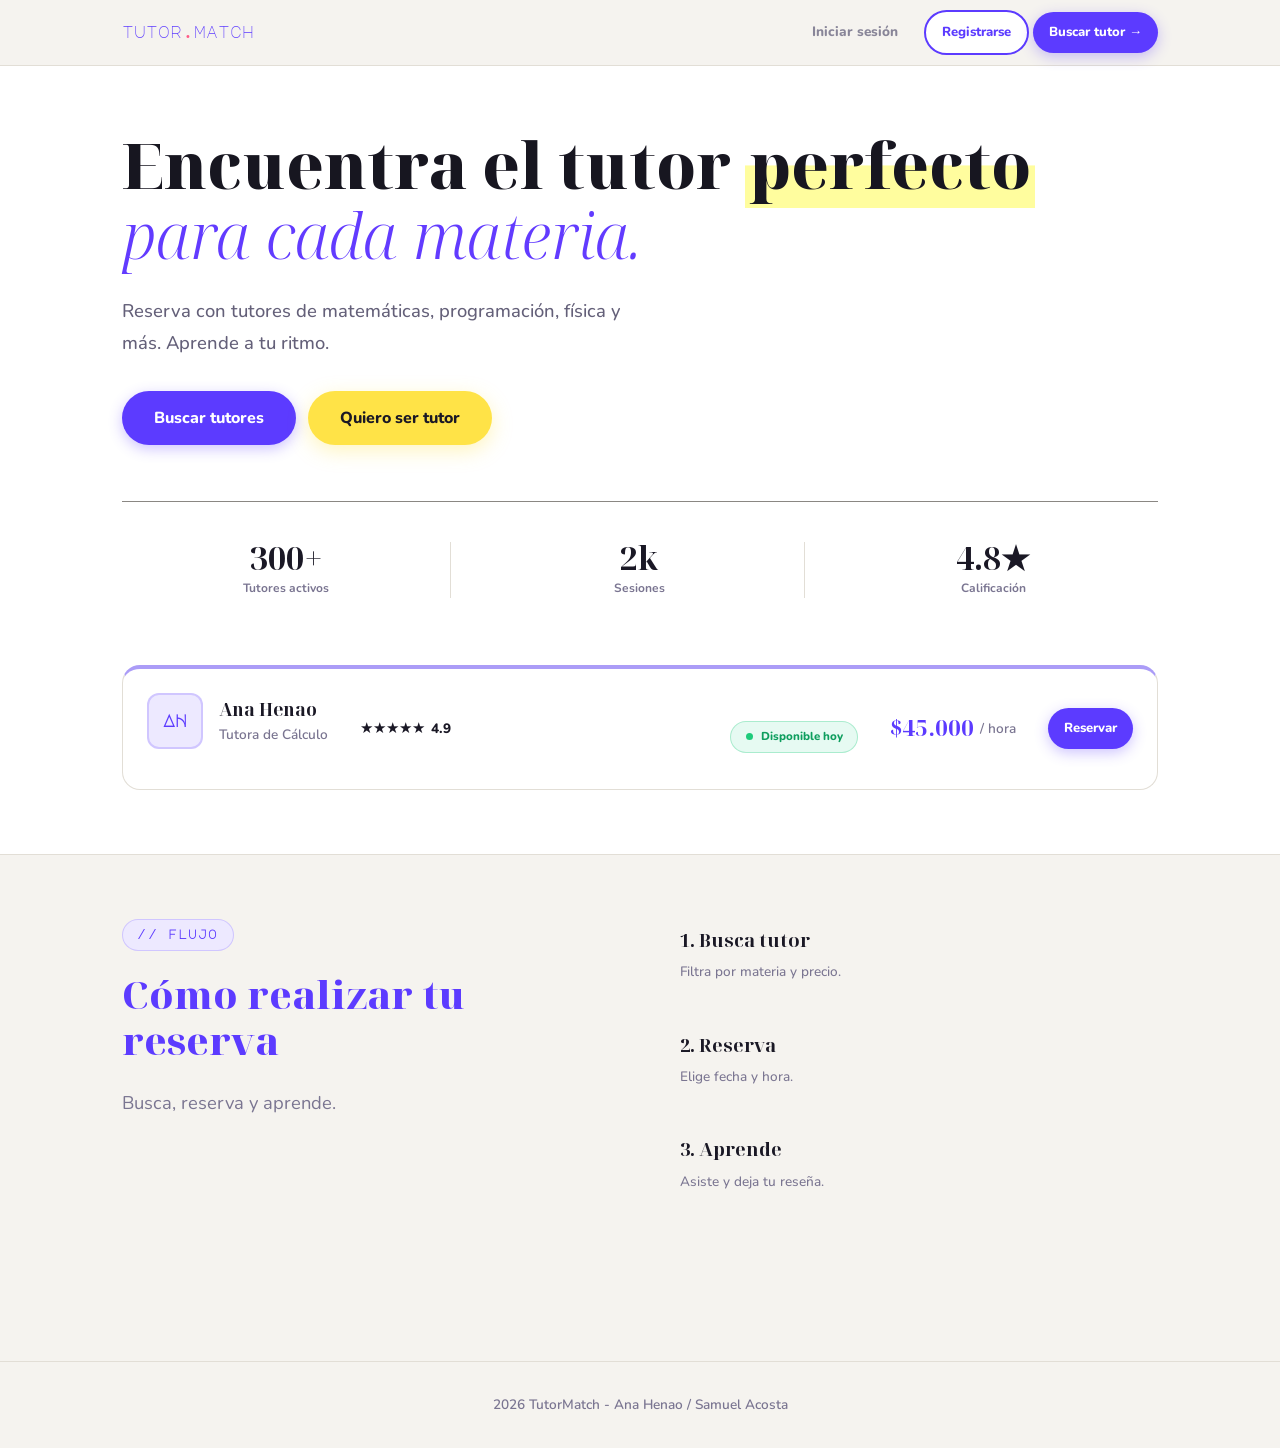
<file: index.html>
<!DOCTYPE html>
<html lang="es">
<head>

  <meta charset="UTF-8" />
  <meta name="viewport" content="width=device-width, initial-scale=1.0" />

  <title>TutorMatch — Encuentra tu tutor ideal</title>

  <link rel="preconnect" href="https://fonts.googleapis.com" />
  <link rel="preconnect" href="https://fonts.gstatic.com" crossorigin />

  <link
    href="https://fonts.googleapis.com/css2?family=Major+Mono+Display&family=Noto+Serif+Display:ital,wght@0,100..900;1,100..900&family=Nunito:ital,wght@0,200..1000;1,200..1000&display=swap"
    rel="stylesheet"
  />

  <link rel="stylesheet" href="StyleSheet.css" />

  <style>

    #vistaVisitante,
    #vistaEstudiante,
    #vistaTutor {
      display: none;
    }

    .fila-precio-boton {
      display: flex;
      align-items: center;
      justify-content: space-between;
    }

    .encabezado-tarjeta {
      display: flex;
      align-items: center;
      gap: 1rem;
      margin-bottom: 1rem;
    }

    .seccion-hero {
      background-color: var(--color-blanco);
      border-bottom: 1.5px solid var(--color-borde);
      padding: 4rem 0;
      width: 100%;
    }

    .titulo-hero {
      font-size: clamp(2.5rem, 5vw, 4.5rem);
    }

    .bloque-tarjeta-hero {
      margin-top: 2.5rem;
    }

    .bloque-tarjeta-hero .tarjeta {
      width: 100%;
    }

    .interior-tarjeta-franja {
      display: grid;
      grid-template-columns: auto 1fr auto auto;
      align-items: center;
      gap: 2rem;
    }

    .panel-dashboard {
      background: white;
      border: 1.5px solid var(--color-borde);
      border-radius: 20px;
      padding: 2rem;
      margin-top: 2rem;
    }

    .acciones-dashboard {
      display: grid;
      grid-template-columns: repeat(2, 1fr);
      gap: 1rem;
      margin-top: 1.5rem;
    }

    .tarjeta-dashboard {
      background: var(--color-fondo);
      border: 1px solid var(--color-borde);
      border-radius: 16px;
      padding: 1.5rem;
      text-decoration: none;
      color: inherit;
      transition: 0.2s;
    }

    .tarjeta-dashboard:hover {
      transform: translateY(-3px);
      border-color: var(--color-morado);
    }

    .titulo-dashboard {
      font-size: 1.1rem;
      font-weight: 800;
      margin-bottom: 0.5rem;
    }

    @media (max-width: 768px) {

      .interior-tarjeta-franja {
        grid-template-columns: 1fr;
        gap: 1rem;
      }

      .acciones-dashboard {
        grid-template-columns: 1fr;
      }

    }

  </style>

</head>

<body>

  <!-- NAVBAR -->
  <nav class="barra-nav">

    <div class="contenedor">

      <a href="index.html" class="logo-nav">
        tutor<span class="punto-logo">.</span>match
      </a>

      <div class="botones-nav">

        <!-- VISITANTE -->
        <span id="navVisitante">

          <a
            href="pages/login.html"
            class="boton boton-transparente solo-escritorio"
          >
            Iniciar sesión
          </a>

          <a
            href="pages/registrarse.html"
            class="boton boton-borde boton-chico"
          >
            Registrarse
          </a>

          <a
            href="pages/search.html"
            class="boton boton-morado boton-chico"
          >
            Buscar tutor →
          </a>

        </span>

        <!-- ESTUDIANTE -->
        <span id="navEstudiante" style="display:none;">

          <a
            href="pages/search.html"
            class="boton boton-morado boton-chico"
          >
            Buscar tutor →
          </a>

          <a
            href="pages/my-bookings.html"
            class="boton boton-borde boton-chico"
          >
            Mis reservas
          </a>

          <button
            id="navLogoutEst"
            class="boton boton-transparente boton-chico"
          >
            Cerrar sesión
          </button>

        </span>

        <!-- TUTOR -->
        <span id="navTutor" style="display:none;">

          <a
            href="pages/tutor-profile.html"
            class="boton boton-morado boton-chico"
          >
            Mi perfil
          </a>

          <a
            href="pages/my-bookings.html"
            class="boton boton-borde boton-chico"
          >
            Solicitudes
          </a>

          <button
            id="navLogoutTutor"
            class="boton boton-transparente boton-chico"
          >
            Cerrar sesión
          </button>

        </span>

      </div>

    </div>

  </nav>

  <!-- ========================================================= -->
  <!-- VISITANTE -->
  <!-- ========================================================= -->

  <div id="vistaVisitante">

    <section class="seccion-hero">

      <div class="contenedor">

        <h1 class="titulo-hero">
          Encuentra el tutor
          <span class="texto-marcado"> perfecto </span>
          <br />
          <span class="texto-cursiva"> para cada materia.</span>
        </h1>

        <p class="subtitulo-hero">
          Reserva con tutores de matemáticas, programación,
          física y más. Aprende a tu ritmo.
        </p>

        <div class="fila-acciones">

          <a
            href="pages/search.html"
            class="boton boton-morado boton-grande"
          >
            Buscar tutores
          </a>

          <a
            href="pages/registrarse.html"
            class="boton boton-amarillo boton-grande"
          >
            Quiero ser tutor
          </a>

        </div>

        <div class="fila-estadisticas">

          <div class="item-estadistica">
            <div class="numero-estadistica">300+</div>
            <div class="etiqueta-estadistica">
              Tutores activos
            </div>
          </div>

          <div class="item-estadistica">
            <div class="numero-estadistica">2k</div>
            <div class="etiqueta-estadistica">
              Sesiones
            </div>
          </div>

          <div class="item-estadistica">
            <div class="numero-estadistica">4.8★</div>
            <div class="etiqueta-estadistica">
              Calificación
            </div>
          </div>

        </div>

        <br />

        <div class="bloque-tarjeta-hero">

          <div class="tarjeta tarjeta-con-franja">

            <div class="interior-tarjeta-franja">

              <div class="encabezado-tarjeta">

                <div class="iniciales-tutor iniciales-grandes">
                  AH
                </div>

                <div>
                  <div class="nombre-tutor">
                    Ana Henao
                  </div>

                  <div class="materia-tutor">
                    Tutora de Cálculo
                  </div>
                </div>

              </div>

              <div class="fila-calificacion">

                <span class="estrellas">
                  ★★★★★
                </span>

                <span class="numero-calificacion">
                  4.9
                </span>

              </div>

              <div class="pastilla-disponible">

                <div class="punto-verde"></div>

                Disponible hoy

              </div>

              <div class="fila-precio-boton">

                <div class="precio-tarjeta">
                  $45.000
                  <span class="unidad-precio">
                    / hora
                  </span>
                </div>

                <a
                  href="pages/booking-request.html"
                  class="boton boton-morado boton-chico"
                >
                  Reservar
                </a>

              </div>

            </div>

          </div>

        </div>

      </div>

    </section>

    <!-- PASOS -->

    <section class="seccion">

      <div class="contenedor">

        <div class="cuadricula-2" style="gap:5rem;">

          <div>

            <span class="etiqueta-seccion">
              // flujo
            </span>

            <h2 class="titulo-seccion">
              Cómo realizar tu reserva
            </h2>

            <p class="descripcion-seccion">
              Busca, reserva y aprende.
            </p>

          </div>

          <div class="lista-pasos">

            <div class="fila-paso">

              <div class="contenido-paso">
                <div class="titulo-paso">
                  1. Busca tutor
                </div>

                <p class="descripcion-paso">
                  Filtra por materia y precio.
                </p>
              </div>

            </div>

            <div class="fila-paso">

              <div class="contenido-paso">
                <div class="titulo-paso">
                  2. Reserva
                </div>

                <p class="descripcion-paso">
                  Elige fecha y hora.
                </p>

              </div>

            </div>

            <div class="fila-paso">

              <div class="contenido-paso">

                <div class="titulo-paso">
                  3. Aprende
                </div>

                <p class="descripcion-paso">
                  Asiste y deja tu reseña.
                </p>

              </div>

            </div>

          </div>

        </div>

      </div>

    </section>

  </div>

  <!-- ========================================================= -->
  <!-- ESTUDIANTE -->
  <!-- ========================================================= -->

  <div id="vistaEstudiante">

    <section class="seccion-hero">

      <div class="contenedor">

        <h1 class="titulo-hero">

          Bienvenido
          <span
            class="texto-marcado"
            id="heroNombreEst"
          >
          </span>

          👋

        </h1>

        <p class="subtitulo-hero">
          ¿Qué quieres aprender hoy?
        </p>

        <div class="panel-dashboard">

          <h2>
            Panel del estudiante
          </h2>

          <div class="acciones-dashboard">

            <a
              href="pages/search.html"
              class="tarjeta-dashboard"
            >

              <div class="titulo-dashboard">
                🔍 Buscar tutor
              </div>

              <p>
                Encuentra tutores por materia.
              </p>

            </a>

            <a
              href="pages/my-bookings.html"
              class="tarjeta-dashboard"
            >

              <div class="titulo-dashboard">
                📅 Mis reservas
              </div>

              <p>
                Revisa tus sesiones.
              </p>

            </a>

            <a
              href="pages/chat.html"
              class="tarjeta-dashboard"
            >

              <div class="titulo-dashboard">
                💬 Chats
              </div>

              <p>
                Habla con tus tutores.
              </p>

            </a>

            <a
              href="pages/search.html"
              class="tarjeta-dashboard"
            >

              <div class="titulo-dashboard">
                ⭐ Tutores recomendados
              </div>

              <p>
                Descubre nuevos tutores.
              </p>

            </a>

          </div>

        </div>

      </div>

    </section>

  </div>

  <!-- ========================================================= -->
  <!-- TUTOR -->
  <!-- ========================================================= -->

  <div id="vistaTutor">

    <section class="seccion-hero">

      <div class="contenedor">

        <h1 class="titulo-hero">

          Panel del tutor
          <span
            class="texto-marcado"
            id="heroNombreTutor"
          >
          </span>

        </h1>

        <p class="subtitulo-hero">
          Administra tus estudiantes y sesiones.
        </p>

        <div class="panel-dashboard">

          <h2>
            Dashboard tutor
          </h2>

          <div class="acciones-dashboard">

            <a
              href="pages/tutor-profile.html"
              class="tarjeta-dashboard"
            >

              <div class="titulo-dashboard">
                ✏️ Mi perfil
              </div>

              <p>
                Actualiza tu información.
              </p>

            </a>

            <a
              href="pages/my-bookings.html"
              class="tarjeta-dashboard"
            >

              <div class="titulo-dashboard">
                📋 Solicitudes
              </div>

              <p>
                Gestiona reservas pendientes.
              </p>

            </a>

            <a
              href="pages/chat.html"
              class="tarjeta-dashboard"
            >

              <div class="titulo-dashboard">
                💬 Chats activos
              </div>

              <p>
                Habla con estudiantes.
              </p>

            </a>

            <a
              href="pages/my-bookings.html"
              class="tarjeta-dashboard"
            >

              <div class="titulo-dashboard">
                ✅ Sesiones completadas
              </div>

              <p>
                Revisa tu historial.
              </p>

            </a>

          </div>

        </div>

      </div>

    </section>

  </div>

  <!-- FOOTER -->

  <footer id="pie-pagina">
    <p>
      2026 TutorMatch - Ana Henao / Samuel Acosta
    </p>
  </footer>

  <!-- JS -->

  <script src="js/mockData.js"></script>
  <script src="js/storage.js"></script>
  <script src="js/ui.js"></script>
  <script src="js/validators.js"></script>

  <script type="module">

    import {
      getSession,
      logout
    } from "./js/auth.js";

    const session = getSession();

    function mostrarVista(idVista) {

      const vistas = [
        "vistaVisitante",
        "vistaEstudiante",
        "vistaTutor"
      ];

      vistas.forEach((id) => {

        const vista =
          document.getElementById(id);

        if (vista) {

          vista.style.display =
            id === idVista
              ? "block"
              : "none";

        }

      });

    }

    function cerrarSesion() {

      logout();
      window.location.reload();

    }

    // ==================================================
    // VISITANTE
    // ==================================================

    if (!session) {

      mostrarVista("vistaVisitante");

    }

    // ==================================================
    // TUTOR
    // ==================================================

    else if (
      session.role === "tutor" ||
      session.isTutor
    ) {

      mostrarVista("vistaTutor");

      document.getElementById(
        "navVisitante"
      ).style.display = "none";

      document.getElementById(
        "navTutor"
      ).style.display = "inline-flex";

      const nombreTutor =
        document.getElementById(
          "heroNombreTutor"
        );

      if (nombreTutor) {

        nombreTutor.textContent =
          session.fullName ||
          session.name;

      }

      document
        .getElementById("navLogoutTutor")
        .addEventListener(
          "click",
          cerrarSesion
        );

    }

    // ==================================================
    // ESTUDIANTE
    // ==================================================

    else if (
      session.role === "estudiante" ||
      session.isStudent
    ) {

      mostrarVista("vistaEstudiante");

      document.getElementById(
        "navVisitante"
      ).style.display = "none";

      document.getElementById(
        "navEstudiante"
      ).style.display = "inline-flex";

      const nombreEstudiante =
        document.getElementById(
          "heroNombreEst"
        );

      if (nombreEstudiante) {

        nombreEstudiante.textContent =
          session.fullName ||
          session.name;

      }

      document
        .getElementById("navLogoutEst")
        .addEventListener(
          "click",
          cerrarSesion
        );

    }

  </script>

</body>
</html>
</file>
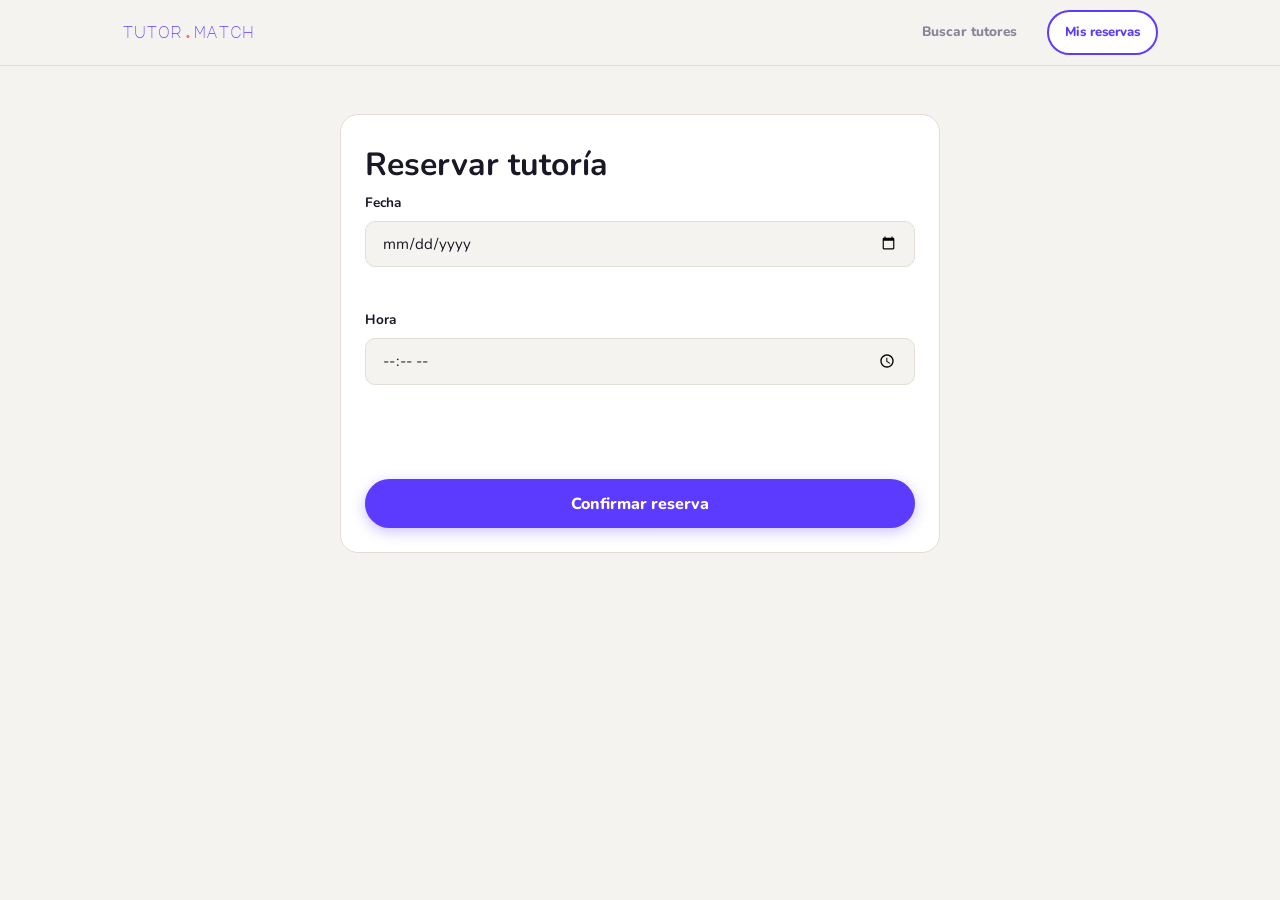
<file: pages/booking-request.html>
<!DOCTYPE html>
<html lang="es">

<head>
  <meta charset="UTF-8" />
  <meta name="viewport" content="width=device-width, initial-scale=1.0" />
  <title>Reservar tutoría - TutorMatch</title>
  <link href="https://fonts.googleapis.com/css2?family=Major+Mono+Display&family=Noto+Serif+Display:ital,wght@0,100..900;1,100..900&family=Nunito:ital,wght@0,200..1000;1,200..1000&display=swap" rel="stylesheet" />
  <link rel="stylesheet" href="../StyleSheet.css" />
</head>

<body>

    <nav class="barra-nav">
    <div class="contenedor">
      <a href="../index.html" class="logo-nav">tutor<span class="punto-logo">.</span>match</a>
      <div class="botones-nav">
        <a href="search.html" class="boton boton-transparente solo-escritorio">Buscar tutores</a>
        <a href="my-bookings.html" class="boton boton-borde boton-chico">Mis reservas</a>
      </div>
    </div>
  </nav>

  <main class="contenedor" style="padding: 3rem 0;">
    <div class="tarjeta" style="max-width: 600px; margin: 0 auto;">
      <h1>Reservar tutoría</h1>

      <!-- Escenario alterno: sin sesión iniciada -->
      <div id="sinSesion" style="display:none;">
        <p class="error-text" role="alert">Debes iniciar sesión para hacer una reserva.</p>
        <a href="login.html" class="boton boton-morado boton-grande" style="margin-top:1rem; display:inline-block;">
          Iniciar sesión
        </a>
      </div>
 
      <!-- Escenario alterno: usuario es tutor -->
      <div id="esTutor" style="display:none;">
        <p class="error-text" role="alert">Los tutores no pueden reservar tutorías.</p>
        <a href="search.html" class="boton boton-borde boton-grande" style="margin-top:1rem; display:inline-block;">
          Volver al buscador
        </a>
      </div>

      <!-- Formulario principal: solo para estudiantes autenticados -->
      <form id="bookingForm" novalidate>
        <div class="campo-formulario">
          <label for="date">Fecha</label>
          <!--Aria-required inidica campo obligatorio y aria-describedby conecta el input con su mensaje de error-->
          <input 
          id="date"
          name="date" 
          type="date" 
          aria-required="true" 
          aria-describedby="date-error"/>
          <small id="date-error" class="error-text"></small>
        </div>

        <div class="campo-formulario">
          <label for="time">Hora</label>
          <input 
          id="time" 
          name="time" 
          type="time" 
          aria-required="true" 
          aria-describedby="date-error" />
          <small id="time-error" class="error-text" role="alert"></small>
        </div>

        <p id="booking-general-error" class="error-text"></p>
        <p id="booking-success" class="success-text"></p>

        <button id="submitBtn" type="submit" class="boton boton-morado boton-grande">
          Confirmar reserva
        </button>
      </form>
    </div>
  </main>

<script type="module">
    import { getSession } from "../js/auth.js";
    import { createBooking } from "../js/bookings.js";
    import { validateBooking } from "../js/validators.js";
    import { showFieldError, clearErrors, setLoading, showToast} from "../js/ui.js";
 
    const form = document.getElementById("bookingForm");
    const generalError = document.getElementById("booking-general-error");
    const successMessage = document.getElementById("booking-success");
    //referenciamos al botón para controlar su estado de loading
    const submitBtn = document.getElementById("submitBtn");
    const sinSesion = document.getElementById("sinSesion");
    const esTutor = document.getElementById("esTutor");
 
    // Leer el id del tutor desde la URL (?id=t1)
    const params = new URLSearchParams(window.location.search);
    const tutorId = params.get("id") || "t1";

    let session = null;
 
    (async () => {
    session = await getSession();

      if (!session) {
        // Escenario alterno 1, mostrar bloque de login
        form.style.display = "none";
        sinSesion.style.display = "block";
      } else if (session.role === "tutor") {
        // Escenario alterno 2, bloquea la reserva por rol
        form.style.display = "none";
        esTutor.style.display = "block";
      }
    })();
 
    form.addEventListener("submit", async (event) => {
      event.preventDefault();
      clearErrors(["date", "time"]);
      generalError.textContent = "";
      successMessage.textContent = "";
 
    
      const date = document.getElementById("date").value;
      const time = document.getElementById("time").value;
 
      const errors = validateBooking({ date, time });
 
      if (errors.date) showFieldError("date", errors.date);
      if (errors.time) showFieldError("time", errors.time);
 
      if (Object.keys(errors).length > 0) return;

      setLoading(submitBtn, true, "Confirmar reserva");
 
      try {
      //createBooking es async, se usa await
      const result = await createBooking({
      tutorId,
      studentId: session.id,
      date,
      time
      }); 

      if (!result.success) {
      generalError.textContent = result.message;
      return;
      }

       // toast de éxito visible en la esquina
        showToast("¡Reserva creada correctamente!", "success");
        successMessage.textContent = "Reserva creada correctamente";
        form.reset();
        
      } catch (err) {
        console.error("Booking error:", err);
        generalError.textContent = "Ocurrió un error inesperado. Intenta de nuevo.";
      } finally {
        //siempre restaurar el botón, haya o no error
        setLoading(submitBtn, false, "Confirmar reserva");
      
      }
    }

    );
  </script>
</body>
</html>
</file>
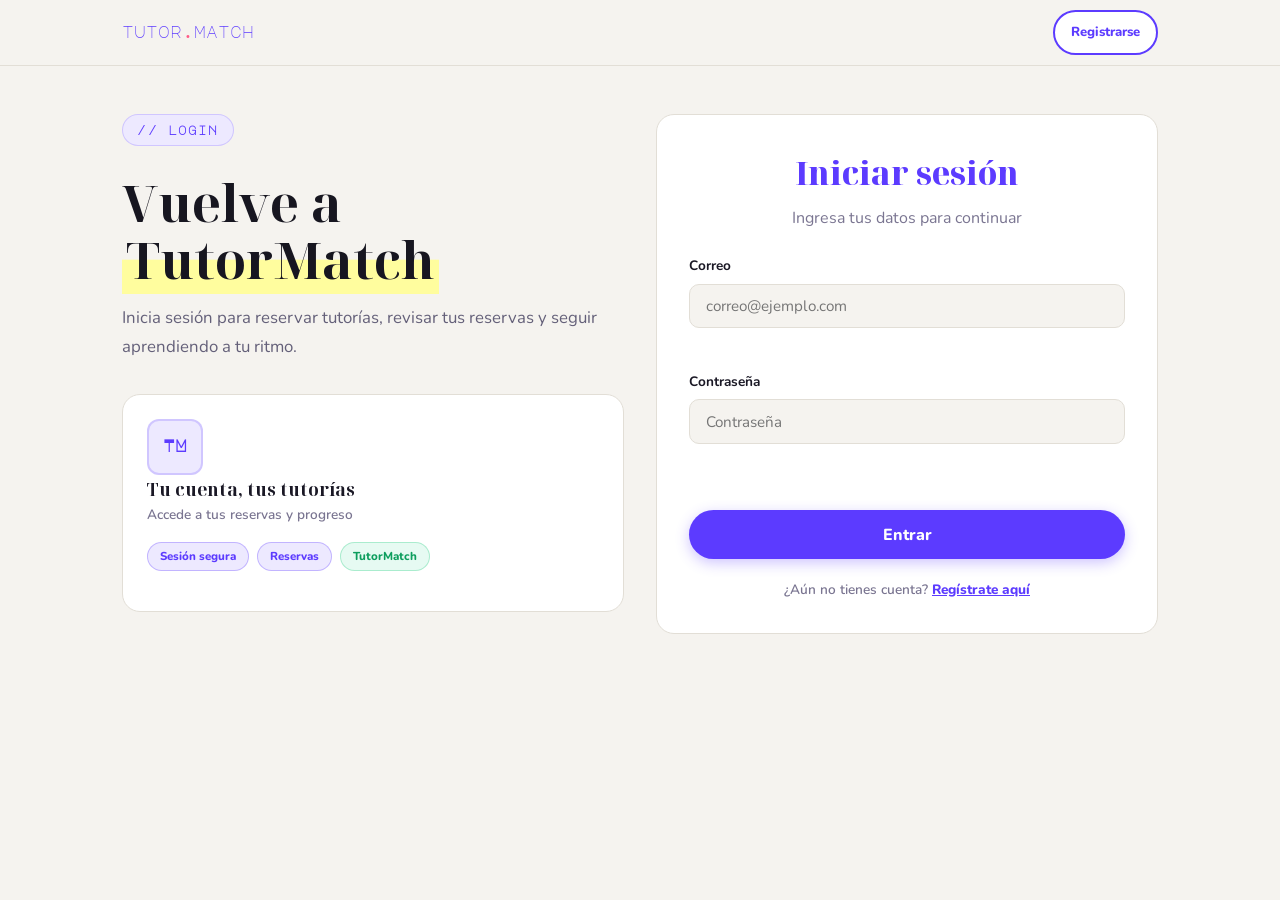
<file: pages/login.html>
<!DOCTYPE html>
<html lang="es">

<head>
  <meta charset="UTF-8" />
  <meta name="viewport" content="width=device-width, initial-scale=1.0" />
  <title>Login - TutorMatch</title>

  <link rel="preconnect" href="https://fonts.googleapis.com" />
  <link rel="preconnect" href="https://fonts.gstatic.com" crossorigin />
  <link href="https://fonts.googleapis.com/css2?family=Major+Mono+Display&family=Noto+Serif+Display:ital,wght@0,100..900;1,100..900&family=Nunito:ital,wght@0,200..1000;1,200..1000&display=swap" rel="stylesheet" />
  <link rel="stylesheet" href="../StyleSheet.css" />
</head>

<body>
  <nav class="barra-nav">
    <div class="contenedor">
      <a href="../index.html" class="logo-nav">tutor<span class="punto-logo">.</span>match</a>

      <div class="botones-nav">
        <a href="registrarse.html" class="boton boton-borde boton-chico">Registrarse</a>
      </div>
    </div>
  </nav>

  <main class="pagina-auth">
    <div class="contenedor auth-grid">
      <section class="bloque-auth-info">
        <span class="etiqueta-seccion">// login</span>
        <h1 class="titulo-auth">
          Vuelve a <span class="texto-marcado">TutorMatch</span>
        </h1>
        <p class="subtitulo-auth">
          Inicia sesión para reservar tutorías, revisar tus reservas y seguir aprendiendo a tu ritmo.
        </p>

        <div class="tarjeta tarjeta-auth-info">
          <div class="encabezado-tarjeta">
            <div class="iniciales-tutor iniciales-grandes">TM</div>
            <div>
              <div class="nombre-tutor">Tu cuenta, tus tutorías</div>
              <div class="materia-tutor">Accede a tus reservas y progreso</div>
            </div>
          </div>

          <div class="grupo-etiquetas" style="margin-top: 1rem;">
            <span class="etiqueta etiqueta-morada">Sesión segura</span>
            <span class="etiqueta etiqueta-morada">Reservas</span>
            <span class="etiqueta etiqueta-verde">TutorMatch</span>
          </div>
        </div>
      </section>

      <section class="tarjeta tarjeta-formulario auth-card">
        <div class="encabezado-formulario">
          <h2 class="titulo-formulario">Iniciar sesión</h2>
          <p class="descripcion-formulario">Ingresa tus datos para continuar</p>
        </div>

        <form id="loginForm" novalidate>
          <div class="campo-formulario">
            <label for="email">Correo</label>
            <input 
            id="email" 
            name="email"
            type="email" 
            placeholder="correo@ejemplo.com" 
            aria-required="true"
            aria-describedby="email-error"
            autocomplete="email"
            />
            <small id="email-error" class="error-text"></small>
          </div>

          <div class="campo-formulario">
            <label for="password">Contraseña</label>
            <input 
            id="password" 
            name="password" 
            type="password" 
            placeholder="Contraseña" 
            aria-required="true"
            aria-describedby="password-error"
            autocomplete="current-password"/>
            <small id="password-error" class="error-text"></small>
          </div>

          <p id="login-general-error" class="error-text" role="alert"></p>

          <button type="submit" id="submitBtn" class="boton boton-morado boton-grande boton-ancho">
            Entrar
          </button>
        </form>

        <p class="texto-pie-formulario">
          ¿Aún no tienes cuenta?
          <a href="registrarse.html" class="link-formulario">Regístrate aquí</a>
        </p>
      </section>
    </div>
  </main>

 <script type="module">
  import { login } from "../js/auth.js";
  import { validateLogin } from "../js/validators.js";
  import { showFieldError, clearErrors, setLoading } from "../js/ui.js";

  const form = document.getElementById("loginForm");
  const generalError = document.getElementById("login-general-error");
  const submitBtn = document.getElementById("submitBtn");

  form.addEventListener("submit", async (event) => {
    event.preventDefault();

    clearErrors(["email", "password"]);
    generalError.textContent = "";

    const email = document.getElementById("email").value;
    const password = document.getElementById("password").value;

    const errors = validateLogin({ email, password });

    if (errors.email) showFieldError("email", errors.email);
    if (errors.password) showFieldError("password", errors.password);

    if (Object.keys(errors).length > 0) return;

    //Activar loading
    setLoading(submitBtn, true, "Entrando...");

    try {
      const result = await login(email, password);

      console.log("Resultado login:", result); 

      if (!result.success) {
        generalError.textContent = result.message;
        return;
      }

      // Redirección 
      window.location.href = "/index.html";

    } catch (err) {
      console.error(err);
      generalError.textContent = "Error de conexión. Intenta de nuevo.";
    } finally {
      setLoading(submitBtn, false, "Entrar");
    }
  });
</script>
</body>

</html>
</file>
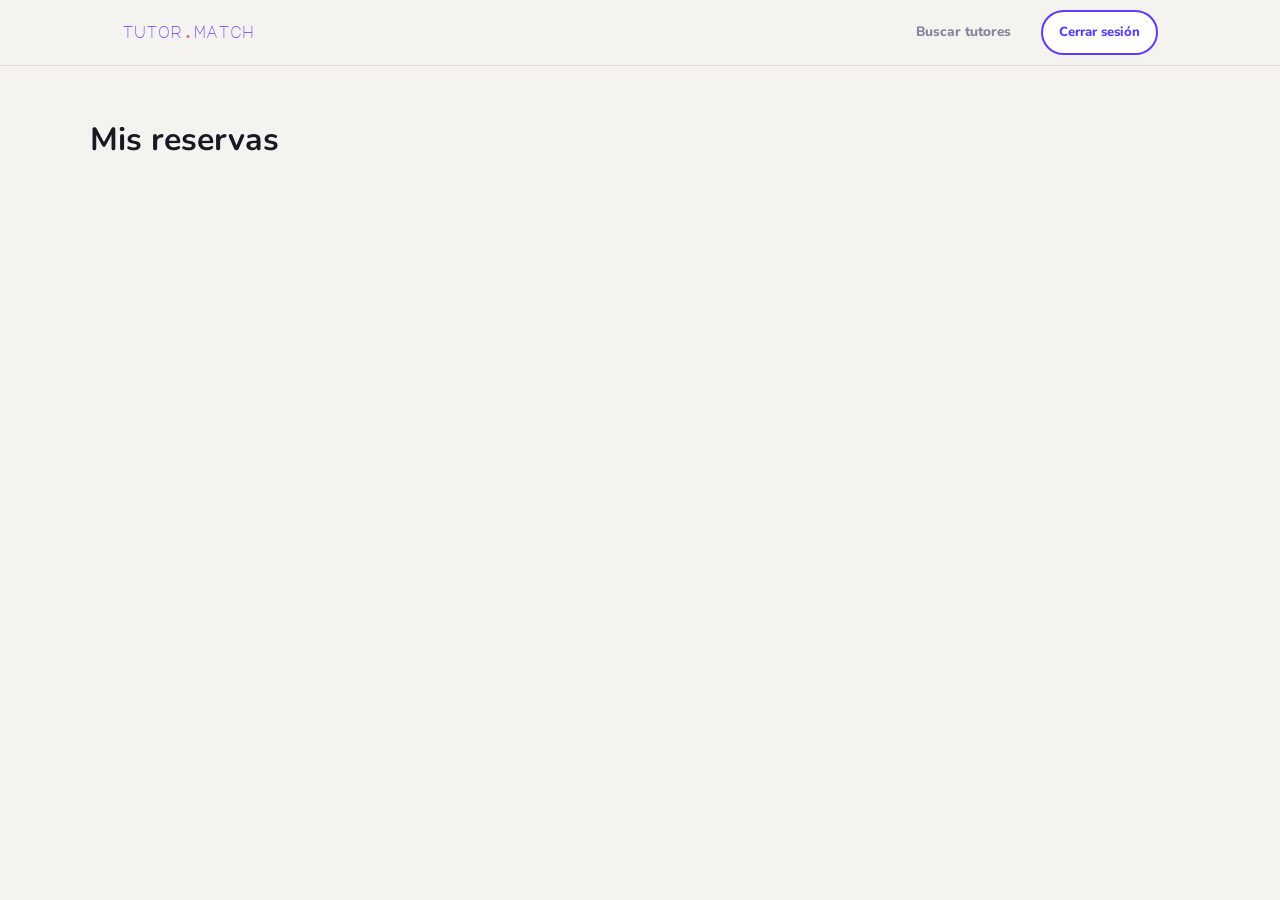
<file: pages/my-bookings.html>
<!DOCTYPE html>
<html lang="es">

<head>
  <meta charset="UTF-8" />
  <meta name="viewport" content="width=device-width, initial-scale=1.0" />
  <title>Mis reservas - TutorMatch</title>
  <link href="https://fonts.googleapis.com/css2?family=Major+Mono+Display&family=Noto+Serif+Display:ital,wght@0,100..900;1,100..900&family=Nunito:ital,wght@0,200..1000;1,200..1000&display=swap" rel="stylesheet" />
  <link rel="stylesheet" href="../StyleSheet.css" />
</head>

<body>

  <nav class="barra-nav">
    <div class="contenedor">
      <a href="../index.html" class="logo-nav">tutor<span class="punto-logo">.</span>match</a>
      <div class="botones-nav">
        <a href="search.html" class="boton boton-transparente solo-escritorio">Buscar tutores</a>
        <a href="login.html" id="btnCerrarSesion" class="boton boton-borde boton-chico">Cerrar sesión</a>
      </div>
    </div>
  </nav>

  <main class="contenedor" style="padding: 3rem 0;">
    <h1>Mis reservas</h1>
    <!--anuncia cmabios de contenido sin interrumpir al usuario-->
    <div id="bookingsContainer" class="columna-tarjeta" style="margin-top: 2rem;" aria-live="polite"></div>
  </main>

  <script type="module">
    import { getSession, logout } from "../js/auth.js";
    import { getBookings, cancelBooking } from "../js/bookings.js";
    import { renderEmptyState, setLoading, showToast} from "../js/ui.js";

    const container = document.getElementById("bookingsContainer");
    const session = getSession();

    document.getElementById("btnCerrarSesion").addEventListener("click", (e) => {
      e.preventDefault();
      logout(); // elimina la sesión del localStorage
      window.location.href = "login.html";
    });

    //modificamos renderbookings
    async function renderBookings(){
      if (!session) {
        renderEmptyState(
          container,
          "No has iniciado sesión",
          "Inicia sesión para ver tus reservas."
        );
        return;
      }

      try {
        // await porque getBookings() ahora es una promesa
        const allBookings = await getBookings();
        const userBookings = allBookings.filter(
          (booking) => booking.studentId === session.id
        );

      if (userBookings.length === 0) {
        renderEmptyState(
          container,
          "Aún no tienes reservas",
          "Cuando reserves una tutoría, la verás aquí."
        );
        return;
      }

     container.innerHTML = userBookings
       .map(
        (booking) => `
      <div class="tarjeta tarjeta-reserva">
        <h3>Reserva ${booking.id}</h3>
        <p><strong>Fecha:</strong> ${booking.date}</p>
        <p><strong>Hora:</strong> ${booking.time}</p>
        <p>
          <strong>Estado:</strong>
          <span class="estado-reserva ${
            booking.status === "cancelled"
              ? "estado-cancelled"
              : "estado-pending"
          }">
            ${
              booking.status === "cancelled"
                ? "Cancelada"
                : "Pendiente"
            }
          </span>
        </p>

        ${
          booking.status !== "cancelled"
            ? `<button 
                class="boton boton-borde boton-cancelar" 
                data-id="${booking.id}"
                aria-label="Cancelar reserva del ${booking.date} a las ${booking.time}">
                Cancelar reserva
              </button>`
            : ""
        }
      </div>
     `
     )
     .join("");

      document.querySelectorAll("[data-id]").forEach((button) => {
        button.addEventListener("click", async () => {
          setLoading (button, true, "Cancelar reserva"); 
          try{
            await cancelBooking(button.dataset.id); // await porque ahora es async
            await renderBookings(); // re-renderizar la lista actualizada
          }catch (err) {
              // manejo de error al cancelar
              showToast("Error al cancelar. Intenta de nuevo.", "error");
              setLoading(button, false, "Cancelar reserva");
            }
        });
      });
    }catch (err) {
        //estado de error si falla la carga de reservas
        container.innerHTML = `<p class="error-text" role="alert">Error al cargar las reservas. Recarga la página.</p>`;
    }
  }

    renderBookings();
  </script>

</body>
</html>
</file>
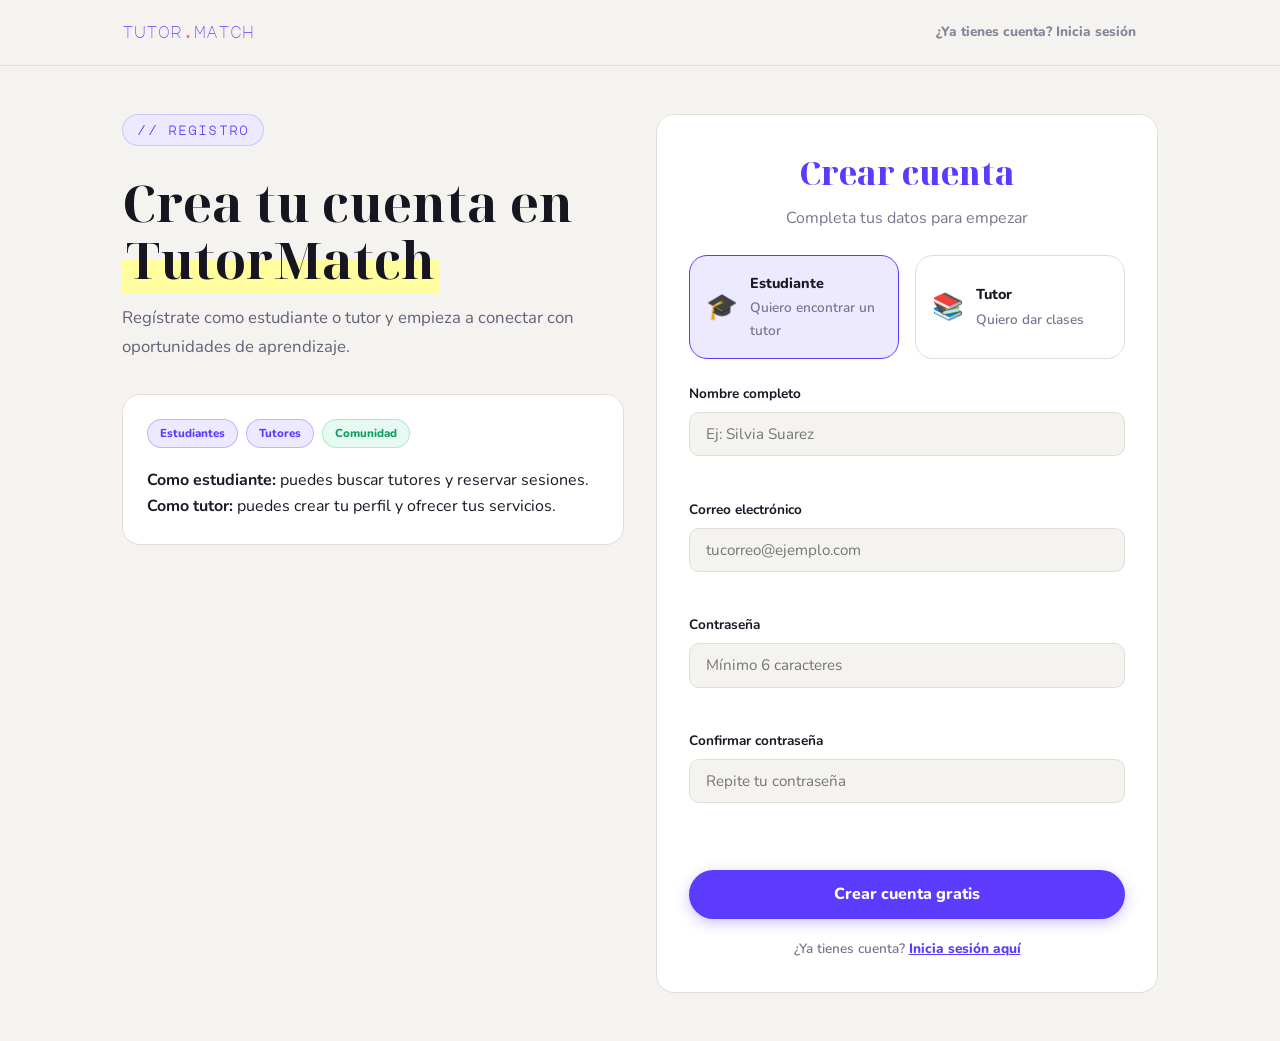
<file: pages/registrarse.html>
<!DOCTYPE html>
<html lang="es">

<head>
  <meta charset="UTF-8" />
  <meta name="viewport" content="width=device-width, initial-scale=1.0" />
  <title>Registrarse - TutorMatch</title>

  <link rel="preconnect" href="https://fonts.googleapis.com" />
  <link rel="preconnect" href="https://fonts.gstatic.com" crossorigin />
  <link href="https://fonts.googleapis.com/css2?family=Major+Mono+Display&family=Noto+Serif+Display:ital,wght@0,100..900;1,100..900&family=Nunito:ital,wght@0,200..1000;1,200..1000&display=swap" rel="stylesheet" />
  <link rel="stylesheet" href="../StyleSheet.css" />
</head>

<body>
  <nav class="barra-nav">
    <div class="contenedor">
      <a href="../index.html" class="logo-nav">tutor<span class="punto-logo">.</span>match</a>

      <div class="botones-nav">
        <a href="login.html" class="boton boton-transparente">
          ¿Ya tienes cuenta? Inicia sesión
        </a>
      </div>
    </div>
  </nav>

  <main class="pagina-auth">
    <div class="contenedor auth-grid">
      <section class="bloque-auth-info">
        <span class="etiqueta-seccion">// registro</span>
        <h1 class="titulo-auth">
          Crea tu cuenta en <span class="texto-marcado">TutorMatch</span>
        </h1>
        <p class="subtitulo-auth">
          Regístrate como estudiante o tutor y empieza a conectar con oportunidades de aprendizaje.
        </p>

        <div class="tarjeta tarjeta-auth-info">
          <div class="grupo-etiquetas">
            <span class="etiqueta etiqueta-morada">Estudiantes</span>
            <span class="etiqueta etiqueta-morada">Tutores</span>
            <span class="etiqueta etiqueta-verde">Comunidad</span>
          </div>

          <div style="margin-top: 1.2rem;">
            <p><strong>Como estudiante:</strong> puedes buscar tutores y reservar sesiones.</p>
            <p><strong>Como tutor:</strong> puedes crear tu perfil y ofrecer tus servicios.</p>
          </div>
        </div>
      </section>

      <section class="tarjeta tarjeta-formulario auth-card">
        <div class="encabezado-formulario">
          <h2 class="titulo-formulario">Crear cuenta</h2>
          <p class="descripcion-formulario">Completa tus datos para empezar</p>
        </div>

        <div class="selector-rol" role="group" aria-label="Seleccionar rol">
          <div
            class="opcion-rol opcion-activa"
            id="opcion-estudiante"
            data-rol="estudiante"
            tabindex="0"
            role="radio"
            aria-checked="true"
          >
            <div class="icono-rol">🎓</div>
            <div class="texto-rol">
              <p class="nombre-rol">Estudiante</p>
              <p class="descripcion-rol">Quiero encontrar un tutor</p>
            </div>
          </div>

          <div
            class="opcion-rol"
            id="opcion-tutor"
            data-rol="tutor"
            tabindex="0"
            role="radio"
            aria-checked="false"
          >
            <div class="icono-rol">📚</div>
            <div class="texto-rol">
              <p class="nombre-rol">Tutor</p>
              <p class="descripcion-rol">Quiero dar clases</p>
            </div>
          </div>
        </div>

        <input type="hidden" id="rolSeleccionado" value="estudiante" />

        <form id="formulario-registro" novalidate>
          <div class="campo-formulario">
            <label for="nombre">Nombre completo</label>
            <input
              id="nombre"
              name="nombre"
              type="text"
              placeholder="Ej: Silvia Suarez"
              aria-required="true"
              aria-describedby="nombre-error"
              autocomplete="name"
            />
            <small id="nombre-error" class="error-text"></small>
          </div>

          <div class="campo-formulario">
            <label for="email">Correo electrónico</label>
            <input
              id="email"
              name="email"
              type="email"
              placeholder="tucorreo@ejemplo.com"
              aria-required="true"
              aria-describedby="email-error"
              autocomplete="email"
            />
            <small id="email-error" class="error-text"></small>
          </div>

          <div class="campo-formulario">
            <label for="password">Contraseña</label>
            <input
              id="password"
              name="password"
              type="password"
              placeholder="Mínimo 6 caracteres"
              aria-required="true"
              aria-describedby="password-error"
              autocomplete="new-password"
            />
            <small id="password-error" class="error-text"></small>
          </div>

          <div class="campo-formulario">
            <label for="confirmar-password">Confirmar contraseña</label>
            <input
              id="confirmar-password"
              name="confirmarPassword"
              type="password"
              placeholder="Repite tu contraseña"
              aria-required="true"
              aria-describedby="confirmar-password-error"
              autocomplete="new-password"
            />
            <small id="confirmar-password-error" class="error-text"></small>
          </div>

          <p id="error-general" class="error-text" role="alert"></p>

          <button type="submit" id="submitBtn" class="boton boton-morado boton-grande boton-ancho">
            Crear cuenta gratis
          </button>
        </form>

        <p class="texto-pie-formulario">
          ¿Ya tienes cuenta?
          <a href="login.html" class="link-formulario">Inicia sesión aquí</a>
        </p>
      </section>
    </div>
  </main>

  <script type="module">
  import { saveToLocalStorage, loadFromLocalStorage } from "../js/storage.js";

  const opcionEstudiante = document.getElementById("opcion-estudiante");
  const opcionTutor = document.getElementById("opcion-tutor");
  const campoRol = document.getElementById("rolSeleccionado");
  const form = document.getElementById("formulario-registro");
  const errorGeneral = document.getElementById("error-general");

  function selectRol(rol) {
    if (rol === "estudiante") {
      opcionEstudiante.classList.add("opcion-activa");
      opcionEstudiante.setAttribute("aria-checked", "true");

      opcionTutor.classList.remove("opcion-activa");
      opcionTutor.setAttribute("aria-checked", "false");

      campoRol.value = "estudiante";
    } else {
      opcionTutor.classList.add("opcion-activa");
      opcionTutor.setAttribute("aria-checked", "true");

      opcionEstudiante.classList.remove("opcion-activa");
      opcionEstudiante.setAttribute("aria-checked", "false");

      campoRol.value = "tutor";
    }

    console.log("Rol seleccionado:", campoRol.value);
  }

  opcionEstudiante.addEventListener("click", () => selectRol("estudiante"));
  opcionTutor.addEventListener("click", () => selectRol("tutor"));

  [opcionEstudiante, opcionTutor].forEach((el) => {
    el.addEventListener("keydown", (e) => {
      if (e.key === "Enter" || e.key === " ") {
        e.preventDefault();
        selectRol(el.dataset.rol);
      }
    });
  });

  form.addEventListener("submit", async (event) => {
    event.preventDefault();

    errorGeneral.textContent = "";
    document.querySelectorAll(".error-text").forEach((el) => (el.textContent = ""));

    const nombre = document.getElementById("nombre").value.trim();
    const email = document.getElementById("email").value.trim();
    const password = document.getElementById("password").value;
    const confirmar = document.getElementById("confirmar-password").value;
    const rol = campoRol.value;

    let hayErrores = false;

    if (!nombre) {
      document.getElementById("nombre-error").textContent = "El nombre es obligatorio";
      hayErrores = true;
    }

    if (!email) {
      document.getElementById("email-error").textContent = "El correo es obligatorio";
      hayErrores = true;
    } else if (!/\S+@\S+\.\S+/.test(email)) {
      document.getElementById("email-error").textContent = "El correo no es válido";
      hayErrores = true;
    }

    if (!password) {
      document.getElementById("password-error").textContent = "La contraseña es obligatoria";
      hayErrores = true;
    } else if (password.length < 6) {
      document.getElementById("password-error").textContent = "La contraseña debe tener al menos 6 caracteres";
      hayErrores = true;
    }

    if (!confirmar) {
      document.getElementById("confirmar-password-error").textContent = "Debes confirmar la contraseña";
      hayErrores = true;
    } else if (password !== confirmar) {
      document.getElementById("confirmar-password-error").textContent = "Las contraseñas no coinciden";
      hayErrores = true;
    }

    if (hayErrores) return;

    await new Promise((res) => setTimeout(res, 700));

    try {
      const users = loadFromLocalStorage("registeredUsers", []);
      const usuarioExistente = users.find((user) => user.email === email);

      if (usuarioExistente) {
        errorGeneral.textContent = "Ya existe una cuenta con ese correo";
        return;
      }

      const nuevoUsuario = {
        id: `u${Date.now()}`,
        name: nombre,
        email,
        password,
        role: rol
      };

      saveToLocalStorage("registeredUsers", [...users, nuevoUsuario]);

      if (rol === "tutor") {
        const tutors = loadFromLocalStorage("registeredTutors", []);

        const nuevoTutor = {
          id: `t${Date.now()}`,
          userId: nuevoUsuario.id,
          name: nuevoUsuario.name,
          subject: "Programación",
          subjects: ["Programación"],
          rating: 5.0,
          reviewsCount: 0,
          pricePerHour: 40000,
          modality: "Online",
          availableToday: true
        };

        saveToLocalStorage("registeredTutors", [...tutors, nuevoTutor]);
      }

      saveToLocalStorage("session", {
        id: nuevoUsuario.id,
        name: nuevoUsuario.name,
        email: nuevoUsuario.email,
        role: nuevoUsuario.role,
        isAuthenticated: true
      });

      window.location.href = "../index.html";
    } catch (err) {
      errorGeneral.textContent = "Error al crear la cuenta. Intenta de nuevo.";
    }
  });
</script>
</body>
</html>
</file>
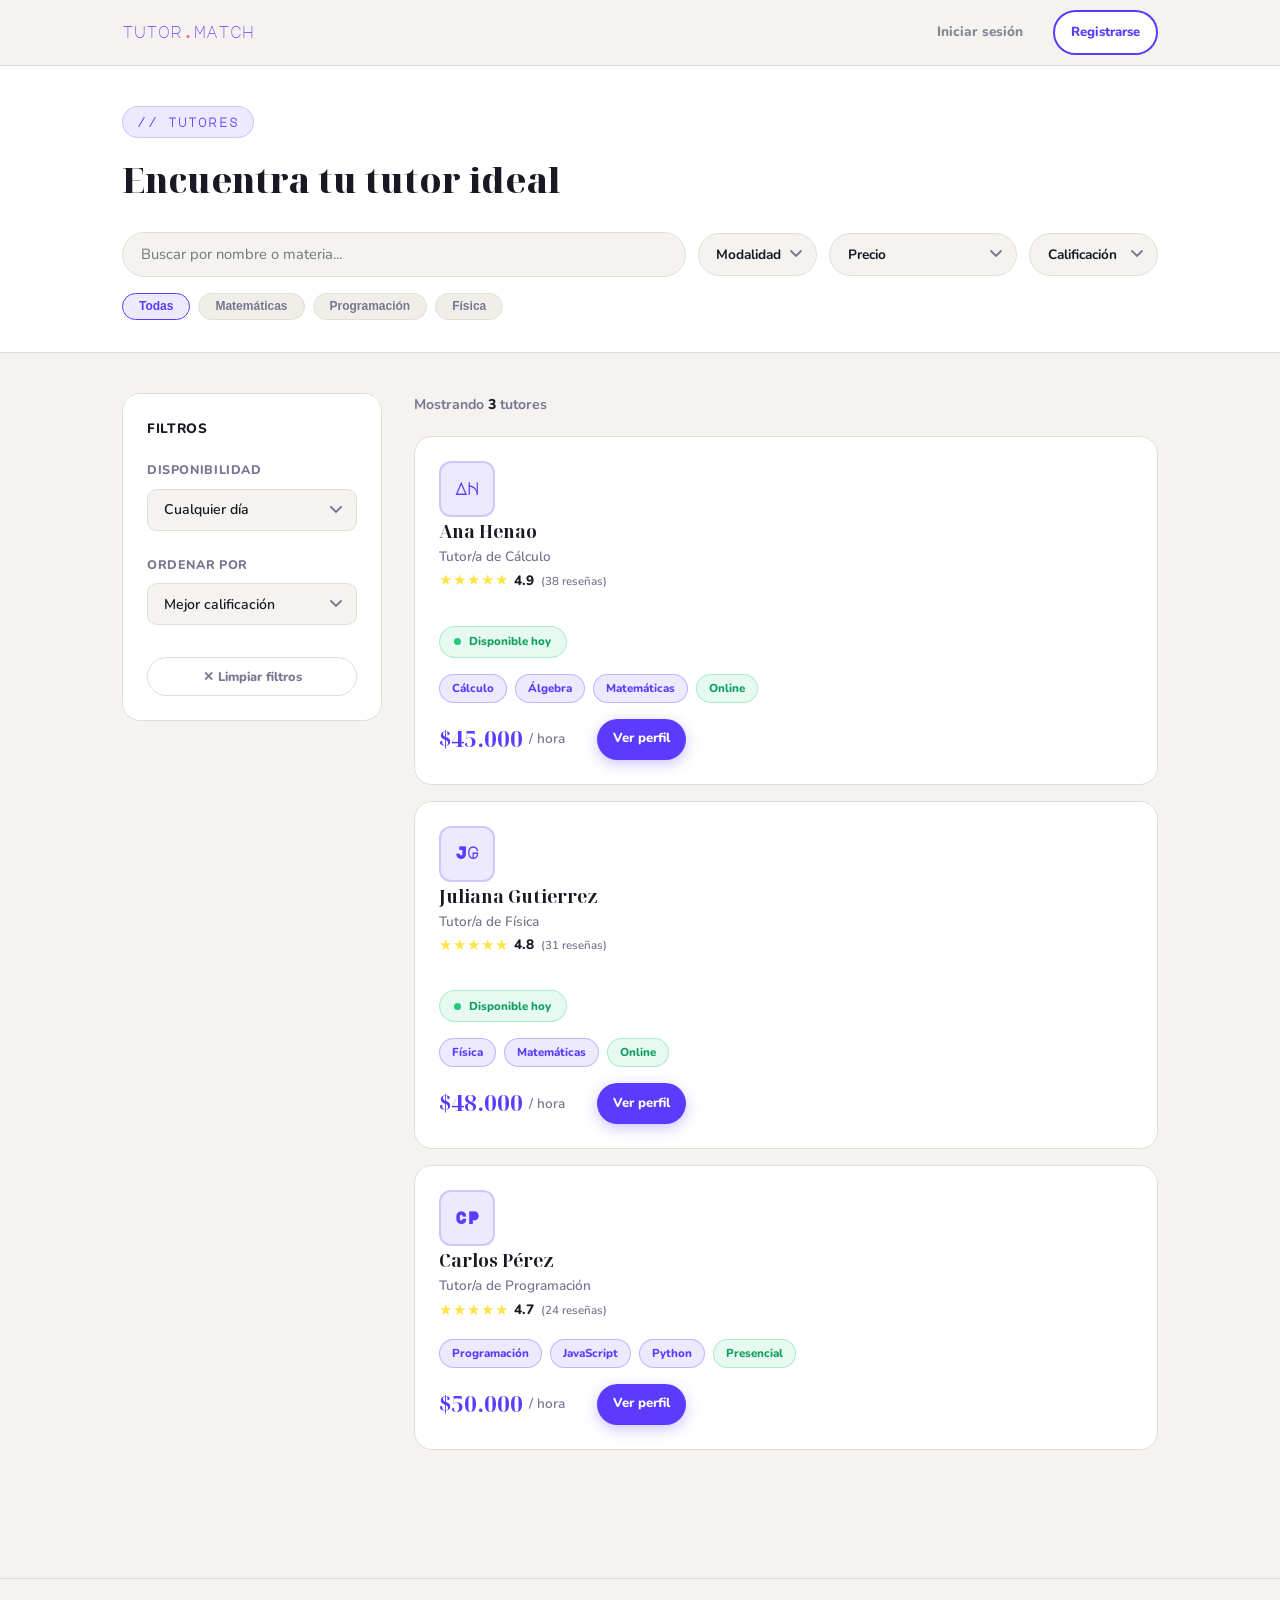
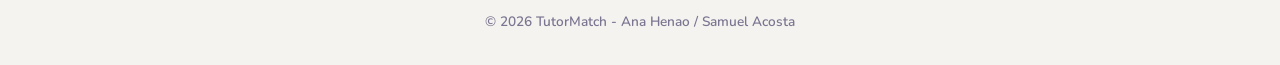
<file: pages/search.html>
<!DOCTYPE html>
<html lang="es">
<head>

  <meta charset="UTF-8" />
  <meta name="viewport" content="width=device-width, initial-scale=1.0" />

  <title>Buscar tutores - TutorMatch</title>

  <link rel="preconnect" href="https://fonts.googleapis.com" />
  <link rel="preconnect" href="https://fonts.gstatic.com" crossorigin />
  <link href="https://fonts.googleapis.com/css2?family=Major+Mono+Display&family=Noto+Serif+Display:ital,wght@0,100..900;1,100..900&family=Nunito:ital,wght@0,200..1000;1,200..1000&display=swap" rel="stylesheet" />
  <link rel="stylesheet" href="../StyleSheet.css" />

</head>
<body>

  <!-- Barra de navegación -->
  <nav class="barra-nav">
    <div class="contenedor">
      <a href="../index.html" class="logo-nav">tutor<span class="punto-logo">.</span>match</a>
      <div class="botones-nav">
        <a href="login.html" class="boton boton-transparente solo-escritorio">Iniciar sesión</a>
        <a href="registrarse.html" class="boton boton-borde boton-chico">Registrarse</a>
      </div>
    </div>
  </nav>

  <!-- Encabezado con búsqueda -->
  <section class="seccion-busqueda">

    <div class="contenedor">
      <span class="etiqueta-seccion">// tutores</span>
      <h1 class="titulo-busqueda">Encuentra tu tutor ideal</h1>

      <div class="fila-filtros">
        <input
          id="inputBusqueda"
          class="input-busqueda"
          type="text"
          placeholder="Buscar por nombre o materia..."
        />
        <select id="selectModalidad" class="select-filtro">
          <option value="">Modalidad</option>
          <option value="online">Online</option>
          <option value="presencial">Presencial</option>
        </select>
        <select id="selectPrecio" class="select-filtro">
          <option value="">Precio</option>
          <option value="bajo">Hasta $30.000/hr</option>
          <option value="medio">$30.000 - $60.000/hr</option>
          <option value="alto">Más de $60.000/hr</option>
        </select>
        <select id="selectCalificacion" class="select-filtro">
          <option value="">Calificación</option>
          <option value="4.5">4.5★ o más</option>
          <option value="4.0">4.0★ o más</option>
        </select>
      </div>

      <!-- Tags de materias -->
      <div class="fila-materias" id="filaMaterias">
        <button class="etiqueta-materia activa" data-materia="">Todas</button>
        <button class="etiqueta-materia" data-materia="Matemáticas">Matemáticas</button>
        <button class="etiqueta-materia" data-materia="Programación">Programación</button>
        <button class="etiqueta-materia" data-materia="Física">Física</button> 
      </div>

    </div>

  </section>

  <!-- Contenido principal -->
  <div class="contenedor">
    <div class="layout-busqueda">

      <!-- Panel lateral -->
      <aside class="panel-filtros">
        <div class="tarjeta tarjeta-filtros">
          <p class="titulo-filtros">Filtros</p>

          <div class="grupo-filtro">
            <label class="label-filtro" for="filtroDisponibilidad">Disponibilidad</label>
            <select id="filtroDisponibilidad" class="select-filtro-lateral">
              <option value="">Cualquier día</option>
              <option value="hoy">Disponible hoy</option>
              <option value="semana">Esta semana</option>
            </select>
          </div>

          <div class="grupo-filtro">
            <label class="label-filtro" for="filtroOrden">Ordenar por</label>
            <select id="filtroOrden" class="select-filtro-lateral">
              <option value="calificacion">Mejor calificación</option>
              <option value="precio-asc">Precio: menor a mayor</option>
              <option value="precio-desc">Precio: mayor a menor</option>
              <option value="resenas">Más reseñas</option>
            </select>
          </div>

          <button class="boton-limpiar" id="botonLimpiar">✕ Limpiar filtros</button>
        </div>
      </aside>

      <!-- Área de resultados -->
      <main>
        <div class="cabecera-resultados">
          <p class="contador-resultados">
            Mostrando <span id="numeroResultados">0</span> tutores
          </p>
        </div>
        <div class="grilla-tutores" id="grillaTutores"></div>
      </main>

    </div>
  </div>

  <!-- Pie de página -->
  <footer id="pie-pagina">
    <p>© 2026 TutorMatch - Ana Henao / Samuel Acosta</p>
  </footer>

</body>
</html>
<script type="module" src="../js/search.js"></script>
</file>
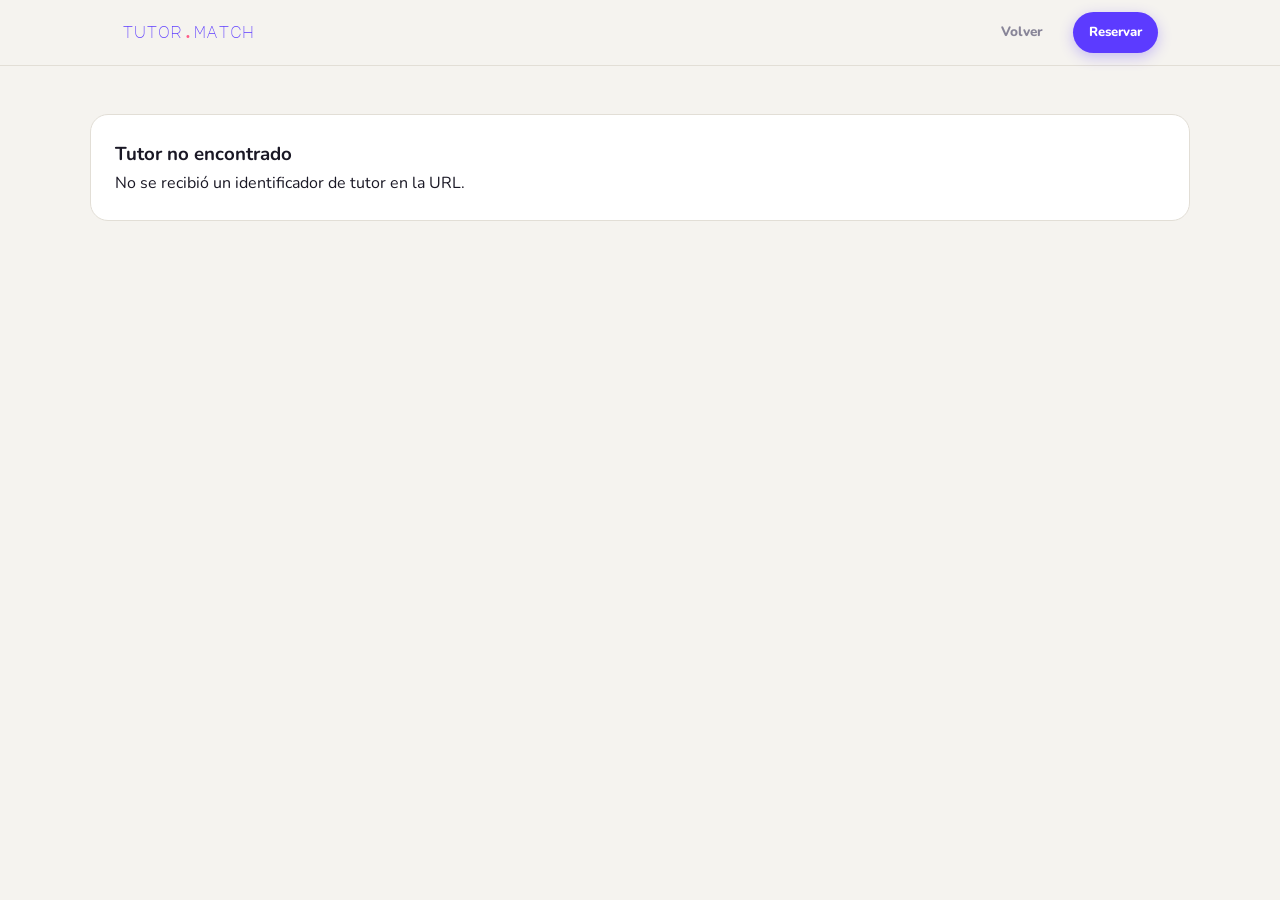
<file: pages/tutor.html>
<!DOCTYPE html>
<html lang="es">
<head>
  <meta charset="UTF-8" />
  <meta name="viewport" content="width=device-width, initial-scale=1.0" />
  <title>Perfil del tutor - TutorMatch</title>
  <link rel="preconnect" href="https://fonts.googleapis.com" />
  <link rel="preconnect" href="https://fonts.gstatic.com" crossorigin />
  <link href="https://fonts.googleapis.com/css2?family=Major+Mono+Display&family=Noto+Serif+Display:ital,wght@0,100..900;1,100..900&family=Nunito:ital,wght@0,200..1000;1,200..1000&display=swap" rel="stylesheet" />
  <link rel="stylesheet" href="../StyleSheet.css" />
</head>
<body>

  <nav class="barra-nav">
    <div class="contenedor">
      <a href="../index.html" class="logo-nav">tutor<span class="punto-logo">.</span>match</a>
      <div class="botones-nav">
        <a href="search.html" class="boton boton-transparente">Volver</a>
        <a href="booking-request.html?id=${tutor.id}" class="boton boton-morado boton-chico">Reservar</a>
      </div>
    </div>
  </nav>

  <main class="contenedor" style="padding: 3rem 0;">
    <div id="tutorDetailContainer"></div>
  </main>

  <script type="module" src="../js/tutor.js"></script>
</body>
</html>
</file>
<file: StyleSheet.css>
:root {
  --color-morado:         #5c3bff;
  --color-morado-claro:   #ede9ff;
  --color-rosado:         #ff5c87;
  --color-rosado-claro:   #fff0f4;
  --color-amarillo:       #ffe347;
  --color-amarillo-claro: #fffbe6;
  --color-verde:          #1ecb7b;
  --color-verde-claro:    #e6faf2;

  --color-fondo:          #f5f3ef;
  --color-blanco:         #ffffff;
  --color-borde:          #e2ded6;
  --color-fondo-gris:     #f0eee9;

  --color-texto:          #1a1825;
  --color-texto-gris:     #7a7591;
  --color-texto-muy-gris: #b8b4cc;

  --fuente-display:   'Major Mono Display', monospace;
  --fuente-elegante:  'Noto Serif Display', serif;
  --fuente-normal:    'Nunito', sans-serif;

  --radio-sm:   8px;
  --radio-md:   12px;
  --radio-lg:   18px;
  --radio-xl:   28px;
  --radio-full: 9999px;
}

* {
  margin: 0;
  padding: 0;
  box-sizing: border-box;
}

html {
  scroll-behavior: smooth;
}

body {
  font-family: 'Nunito', sans-serif; 
  background-color: #f5f3ef;
  color: #1a1825;
  font-size: 1rem;
  line-height: 1.65;
}

a {
  text-decoration: none;
  color: inherit; 
}

ul {
  list-style: none;
}

img {
  max-width: 100%;
  display: block;
}

button {
  cursor: pointer;
  border: none;
  background: none;
}

input {
  font-size: 1rem;
}

textarea {
  font-size: 1rem;
}

select {
  font-size: 1rem;
}


/* el contenedor que centra todo */
.contenedor {
  max-width: 1100px;
  margin: 0 auto;
  padding: 0 2rem;
}


/* --  Barra de navegación  -- */
.barra-nav {
  position: sticky; 
  top: 0;
  height: 66px;
  background-color: #f5f3ef; 
  border-bottom: 1.5px solid #e2ded6;
  z-index: 100; 
  display: flex;
  align-items: center;
}

/* el contenedor adentro de la nav necesita flex tambien */
.barra-nav .contenedor {
  display: flex;
  align-items: center;
  justify-content: space-between; /* logo a la izquierda y botones a la derecha */
  width: 100%;
}

.logo-nav {
  font-family: 'Major Mono Display', monospace;
  font-size: 1rem;
  color: #5c3bff;
}

.logo-nav:hover {
  opacity: 0.7;
}

.punto-logo {
  color: #ff5c87;
}

.botones-nav {
  display: flex;
  align-items: center;
  gap: 0.5rem;
}


/* ----- Botones ----- */
.boton {
  display: inline-flex;
  align-items: center;
  justify-content: center;
  gap: 0.5rem;
  padding: 0.6rem 1.4rem;
  border-radius: 9999px;
  font-family: 'Nunito', sans-serif;
  font-size: 0.85rem;
  font-weight: 800;
  cursor: pointer;
  border: none;
  text-decoration: none;
  white-space: nowrap;
}

.boton:active {
  transform: scale(0.96);
}

.boton-morado {
  background-color: #5c3bff;
  color: white;
  box-shadow: 0 4px 14px rgba(92, 59, 255, 0.3);
}

.boton-morado:hover {
  transform: translateY(-2px);
  box-shadow: 0 8px 22px rgba(92, 59, 255, 0.4);
}

.boton-amarillo {
  background-color: #ffe347;
  color: #1a1825; 
  box-shadow: 0 6px 20px rgba(255, 227, 71, 0.35);
}

.boton-amarillo:hover {
  transform: translateY(-2px);
  box-shadow: 0 10px 28px rgba(255, 227, 71, 0.5);
}

.boton-borde {
  background-color: white;
  color: #5c3bff;
  border: 2px solid #5c3bff;
}

.boton-borde:hover {
  background-color: #ede9ff;
}

.boton-transparente {
  background-color: transparent;
  color: #888598;
}

.boton-transparente:hover {
  color: #1a1825;
  background-color: #f0eee9;
}

/* versiones de tamaño */
.boton-grande {
  padding: 0.85rem 2rem;
  font-size: 1rem;
}

.boton-chico {
  padding: 0.6rem 1rem;
  font-size: 0.82rem;
}

/* boton que no se puede clickear */
.boton:disabled {
  opacity: 0.45;
  cursor: not-allowed;
}


/* -- Parte del Hero-- */
.seccion-hero {
  padding: 4rem 0 3rem;
}

.grilla-hero { /* la grilla de 2 columnas del hero */
  display: grid;
  grid-template-columns: 1fr 1fr; 
  gap: 3rem;
  align-items: center;
}

/* el texto pequeño de arriba del titulo */
.etiqueta-hero {
  display: inline-block;
  background-color: #ede9ff;
  color: #5c3bff;
  border: 1.5px solid rgba(92, 59, 255, 0.2);
  padding: 0.4rem 1rem;
  border-radius: 9999px;
  font-size: 0.7rem;
  font-weight: 800;
  margin-bottom: 1.25rem;
}


.titulo-hero {
  font-family: 'Noto Serif Display', serif;
  font-size: 3.7rem; 
  font-weight: 800;
  line-height: 1.1;
  color: #171620;
  margin-bottom: 1.5rem;
}


.texto-marcado {
  background: linear-gradient(transparent 50%, #fffd9e 52%);
  padding: 0 4px;
}

.texto-cursiva {
  font-style: italic;
  font-weight: 300;
  color: #623bff;
}

.subtitulo-hero {
  font-size: 1.15rem;
  color: #646079;
  max-width: 500px;
  margin-bottom: 2rem;
  line-height: 1.75;
  font-weight: 500;
}

/* los dos botones juntos */
.fila-acciones {
  display: flex;
  gap: 0.75rem;
  align-items: center;
  margin-bottom: 2rem;
}

/* los 3 numeros de estadisticas */
.fila-estadisticas {
  display: grid;
  grid-template-columns: 1fr 1fr 1fr; 
  gap: 1.5rem;
  margin-top: 3.5rem;
  padding-top: 2.5rem;
  border-top: 1.5px solid #8a8783;
}

.item-estadistica {
  text-align: center;
}

/* la linea vertical entre los numeritos */ 
.item-estadistica:not(:last-child) {
  border-right: 1.5px solid #e2ded6;
}

.numero-estadistica {
  font-family: 'Noto Serif Display', serif;
  font-size: 2.0rem;
  font-weight: 700;
  color: #1a1825;
  line-height: 1;
  margin-bottom: 0.3rem;
}

.etiqueta-estadistica {
  font-size: 0.75rem;
  color: #7a7591;
  font-weight: 700;
}


/* -- Tarjeta de tutor -- */
.columna-tarjeta {
  display: flex;
  flex-direction: column;
  gap: 1rem;
}

/* la tarjeta blanca con borde */
.tarjeta {
  background-color: white;
  border: 1.5px solid #e2ded6;
  border-radius: 18px;
  padding: 1.5rem;
}

/* cuando paso el mouse la tarjeta sube un poco */
.tarjeta:hover {
  transform: translateY(-4px);
  box-shadow: 0 6px 24px rgba(92, 59, 255, 0.12);
}

/* la rayita morada de arriba de la tarjeta */
.tarjeta-con-franja {
  border-top: 4px solid #ab9cf7;
}

/* el cuadradito con las iniciales del tutor */
.iniciales-tutor {
  width: 48px;
  height: 48px;
  border-radius: 12px;
  background-color: #ede9ff;
  color: #5c3bff;
  border: 2px solid rgba(92, 59, 255, 0.2);
  display: flex;
  align-items: center;
  justify-content: center;
  font-family: 'Major Mono Display', monospace;
  font-size: 0.85rem;
  font-weight: 700;
}

/* version mas grande de las iniciales */
.iniciales-grandes {
  width: 56px;
  height: 56px;
  font-size: 1rem;
}

.nombre-tutor {
  font-family: 'Noto Serif Display', serif;
  font-size: 1.1rem;
  font-weight: 700;
  color: #1a1825;
}

.materia-tutor {
  font-size: 0.85rem;
  color: #7a7591;
  font-weight: 600;
}

/* el bloque de estrellas y precio */
.bloque-calificacion {
  display: flex;
  flex-direction: column;
  gap: 0.5rem;
}

.fila-inferior {
  display: flex;
  justify-content: space-between;
  align-items: center;
}

.fila-precio-boton{
  display:flex;
  align-items:center;
  gap:32px;
}

.precio-tarjeta{
  display:flex;
  align-items:center;
  gap:6px; 
}


.estrellas {
  display: inline-flex;
  gap: 1px;
  font-size: 0.95rem;
}

.estrella-llena {
  color: #ffe347; 
}

.estrella-vacia {
  color: #e2ded6; 
}

.numero-calificacion {
  font-weight: 800;
  font-size: 0.85rem;
}

.cantidad-resenas {
  font-size: 0.72rem;
  color: #7a7591;
  font-weight: 600;
}

/* el grupo de tags (Calculo I, Algebra, etc) */
.grupo-etiquetas {
  display: flex;
  gap: 0.5rem;
  margin-bottom: 1rem;
  flex-wrap: wrap; 
}

.etiqueta {
  display: inline-block;
  padding: 0.25rem 0.75rem;
  border-radius: 9999px;
  font-size: 0.72rem;
  font-weight: 800;
  border: 1.5px solid #e2ded6;
  color: #7a7591;
  background-color: #f0eee9;
}

.etiqueta:hover {
  background-color: #ede9ff;
  border-color: #5c3bff;
  color: #5c3bff;
}

.etiqueta-morada {
  background-color: #ede9ff;
  border-color: rgba(92, 59, 255, 0.3);
  color: #5c3bff;
}

.etiqueta-verde {
  background-color: #e6faf2;
  border-color: rgba(30, 203, 123, 0.3);
  color: #0e9e5e;
}

.precio-tarjeta {
  font-family: 'Noto Serif Display', serif;
  font-size: 1.4rem;
  font-weight: 700;
  color: #5c3bff;
}

.unidad-precio {
  font-family: 'Nunito', sans-serif;
  font-size: 0.85rem;
  font-weight: 600;
  color: #7a7591;
}

.pastilla-disponible {
  display: inline-flex;
  align-items: center;
  gap: 0.5rem;
  background-color: #e6faf2;
  color: #0e9e5e;
  border: 1.5px solid rgba(30, 203, 123, 0.3);
  padding: 0.35rem 0.9rem;
  border-radius: 9999px;
  font-size: 0.72rem;
  font-weight: 800;
  margin-top: 1rem;
}

.punto-verde {
  width: 7px;
  height: 7px;
  border-radius: 50%;
  background-color: #1ecb7b;
  animation: parpadeo-verde 2s ease infinite; 
}

@keyframes parpadeo-verde {
  0%   { box-shadow: 0 0 0 0 rgba(30, 203, 123, 0); }
  50%  { box-shadow: 0 0 0 5px rgba(30, 203, 123, 0.25); }
  100% { box-shadow: 0 0 0 0 rgba(30, 203, 123, 0); }
}

.linea-colores {
  height: 3px;
  background: linear-gradient(90deg, #5c3bff, #ff5c87, #ffe347); /* de morado a rosado a amarillo */
  border-radius: 9999px;
  margin: 3rem 0;
  opacity: 0.6;
}

.cuadricula-2 {
  display: grid;
  grid-template-columns: 1fr 1fr;
  gap: 1.5rem;
}
 
/* //flujo */
.etiqueta-seccion {
  display: inline-block;
  font-family: var(--fuente-display);
  font-size: 0.72rem;
  color: var(--color-rosado);
  letter-spacing: 0.1em;
  margin-bottom: 0.75rem;
}
 
.titulo-seccion {
  font-family: var(--fuente-normal);  
  font-size: clamp(1.8rem, 3vw, 2.4rem);
  font-weight: 800;
  line-height: 1.2;
  color: var(--morado);             
  margin-top: 0.5rem;                 
  margin-bottom: 1.5rem;              
}
 
.descripcion-seccion {
  color: var(--texto-gris);
  font-size: 1.15rem;
  line-height: 1.75;
  max-width: 560px;
}
 
/* Subrayado amarillo (igual que en el hero) */
.texto-resaltado {
  background: linear-gradient(transparent 55%, var(--amarillo) 55%);
  padding: 0 3px;
}

/* Secciones */
.seccion       { padding: 4rem 0; }
.seccion-pequena { padding: 2rem 0; }
 
.cuadricula-2 {
  display: grid;
  grid-template-columns: 1fr 1fr;
  gap: 1.5rem;
}
 
.etiqueta-seccion {
  display: inline-block;
  font-family: var(--fuente-display);
  font-size: 0.72rem;
  color: var(--color-rosado);      
  letter-spacing: 0.1em;
  margin-bottom: 0.75rem;
}
 
.titulo-seccion {
  font-family: var(--fuente-elegante);
  font-size: clamp(1.8rem, 3vw, 2.4rem);
  font-weight: 800;
  line-height: 1.2;
  color: var(--color-morado);     
  margin-top: 0.5rem;
  margin-bottom: 1.5rem;
}
 
.descripcion-seccion {
  color: var(--color-texto-gris);  
  font-size: 1.15rem;
  line-height: 1.75;
  max-width: 560px;
}
 
.texto-resaltado {
  background: linear-gradient(transparent 55%, var(--color-amarillo) 55%);
  padding: 0 3px;
}
 
 
/* --- Lista de pasos ---  */
.lista-pasos {
  display: flex;
  flex-direction: column;
}
 
.fila-paso {
  display: flex;
  gap: 1.2rem;
  align-items: flex-start;
}
 
.lado-numero {
  display: flex;
  flex-direction: column;
  align-items: center;
}
 
.numero-paso {
  width: 38px;
  height: 38px;
  border-radius: 12px;
  background-color: var(--color-morado-claro); 
  color: var(--color-morado);                 
  border: 2px solid rgba(92, 59, 255, 0.25);
  display: flex;
  align-items: center;
  justify-content: center;
  font-family: var(--fuente-display);
  font-size: 0.72rem;
  flex-shrink: 0;
}
 
.linea-paso {
  width: 2px;
  flex: 1;
  min-height: 36px;
  background-color: var(--color-borde);  
  margin: 6px 0;
}
 

.fila-paso:last-child .linea-paso {
  display: none;
}
 
.contenido-paso {
  padding-top: 0.4rem;
  padding-bottom: 2.5rem;
}
 
.titulo-paso {
  font-family: var(--fuente-elegante);
  font-size: 1.15rem;
  font-weight: 700;
  margin-bottom: 0.3rem;
  color: var(--color-texto);     
}          
 
.descripcion-paso{
  font-size: 0.85rem;
  color: var(--color-texto-gris);       
  line-height: 1.7;
  font-weight: 500;
}

/* Caja de registro */
.caja-registrate {
  background-color: var(--color-blanco);
  border: 1.5px solid var(--color-borde);
  border-radius: 28px;
  padding: 4rem 2rem;
  text-align: center;
  position: relative;
  overflow: hidden;
}

/*Circulos de decoración*/
.caja-registrate::before {
  content: '';           
  position: absolute;
  width: 300px;
  height: 300px;
  background-color: var(--color-morado-claro);
  border-radius: 50%; 
  top: -100px;
  right: -80px;
  pointer-events: none;   
}

.caja-registrate::after {
  content: '';
  position: absolute;
  width: 200px;
  height: 200px;
  background-color: var(--color-rosado-claro);
  border-radius: 50%;
  bottom: -60px;
  left: -40px;
  pointer-events: none;
}

.caja-registrate > * {
  position: relative;
  z-index: 1;
}

/* pie de pagina */
#pie-pagina {
  padding: 2rem;
  text-align: center;
  border-top: 1.5px solid var(--color-borde);
  margin-top: 4rem;
  color: var(--color-texto-gris);
  font-size: 0.85rem;
  font-weight: 600;
}


/* Animaciones */
.aparecer {
  animation: subir 0.5s ease both;
}

@keyframes subir {
  from { opacity: 0; transform: translateY(20px); }
  to   { opacity: 1; transform: translateY(0); }
}

.retraso-2 { animation-delay: 0.16s; }


/* Responsive*/

@media (max-width: 768px) {

  /*pasamos dos columnas a una */
  .cuadricula-hero,
  .cuadricula-2 {
    grid-template-columns: 1fr;
  }

  .columna-tarjeta {
    display: none;
  }

  .titulo-hero {
    font-size: clamp(1.9rem, 8vw, 2.4rem);
  }

  .ocultar-movil {
    display: none;
  }

}


/* formularios de login y request */
.campo-formulario {
  display: flex;
  flex-direction: column; 
  gap: 0.4rem;           
  margin-bottom: 1.25rem;
}

.campo-formulario label {
  font-size: 0.85rem;
  font-weight: 700;
  color: var(--color-texto);
}

.campo-formulario input {
  width: 100%;
  padding: 0.7rem 1rem;
  border: 1.5px solid var(--color-borde);
  border-radius: 10px;
  background-color: var(--color-fondo);
  color: var(--color-texto);
  font-family: var(--fuente-elegante);
  font-size: 0.95rem;
  transition: border-color 0.15s ease, box-shadow 0.15s ease;
}

/* Cuando el usuario hace click en el input */
.campo-formulario input:focus {
  outline: none;                            
  border-color: var(--color-morado);
  box-shadow: 0 0 0 3px var(--color-morado-claro);
}

/* Texto de error debajo del input*/
.error-text {
  font-size: 0.78rem;
  font-weight: 700;
  color: var(--color-rosado);
  min-height: 1rem; 
}

.success-text {
  font-size: 0.85rem;
  font-weight: 700;
  color: var(--color-verde);
  margin-bottom: 0.75rem;
  min-height: 1rem;
}

.campo-formulario + .boton,
form > .boton {
  width: 100%;
  margin-top: 0.5rem;
}

/* Tarjeta de reserva */

.tarjeta-reserva {
  margin-bottom: 1rem;
}

.tarjeta-reserva h3 {
  font-family: 'Noto Serif Display', serif;
  font-size: 1.1rem;
  font-weight: 700;
  color: var(--color-texto);
  margin-bottom: 0.75rem;
}

.tarjeta-reserva p {
  font-size: 0.9rem;
  color: var(--color-texto-gris);
  margin-bottom: 0.4rem;
}

.tarjeta-reserva p strong {
  color: var(--color-texto);
  font-weight: 700;
}

.estado-reserva {
  display: inline-block;
  padding: 0.2rem 0.75rem;
  border-radius: 9999px;
  font-size: 0.72rem;
  font-weight: 800;
}

.estado-pending {
  background-color: var(--color-amarillo-claro);
  color: #a07800;
  border: 1.5px solid rgba(255, 227, 71, 0.5);
}

.estado-cancelled {
  background-color: var(--color-rosado-claro);
  color: var(--color-rosado);
  border: 1.5px solid rgba(255, 92, 135, 0.3);
}

.boton-cancelar {
  margin-top: 1rem;
  color: var(--color-rosado);
  border-color: var(--color-rosado);
}

.boton-cancelar:hover {
  background-color: var(--color-rosado-claro);
  border-color: var(--color-rosado);
}


/* Página Registro */
.pagina-registro {
  min-height: calc(100vh - 66px); 
  display: flex;
  align-items: center;           
  padding: 3rem 0;
}

.tarjeta-formulario {
  max-width: 520px;
  margin: 0 auto; 
  width: 100%;
}

.tarjeta-formulario:hover {
  transform: none;
  box-shadow: none;
}

.encabezado-formulario {
  margin-bottom: 2rem;
  text-align: center;
}

/* Crear cuenta */
.titulo-formulario {
  font-family: 'Nunito', sans-serif;
  font-size: 1.8rem;
  font-weight: 800;
  color: var(--color-morado);
  margin-bottom: 0.4rem;
}

.subtitulo-formulario {
  font-size: 0.9rem;
  color: var(--color-texto-gris);
  font-weight: 600;
}

/* Contenedor de las dos opciones en fila */
.selector-rol {
  display: grid;
  grid-template-columns: 1fr 1fr; 
  gap: 0.75rem;
  margin-bottom: 1.75rem;
}

/* la caja clickeable */
.opcion-rol {
  display: flex;
  align-items: center;
  gap: 0.75rem;
  padding: 1rem;
  border-radius: 14px;
  border: 2px solid var(--color-borde);
  background-color: var(--color-fondo-gris);
  cursor: pointer;
  transition: border-color 0.15s ease, background-color 0.15s ease;
}

.opcion-rol:hover {
  border-color: var(--color-morado);
  background-color: var(--color-morado-claro);
}

/* Cuando esta opción está seleccionada el JS agrega esta clase */
.opcion-activa {
  border-color: var(--color-morado);
  background-color: var(--color-morado-claro);
}

.icono-rol {
  font-size: 1.5rem;
  line-height: 1;
  flex-shrink: 0; /* no se encoge si falta espacio */
}

.texto-rol {
  display: flex;
  flex-direction: column;
  gap: 0.1rem;
}

.nombre-rol {
  font-size: 0.9rem;
  font-weight: 800;
  color: var(--color-texto);
}

.descripcion-rol {
  font-size: 0.72rem;
  color: var(--color-texto-gris);
  font-weight: 600;
}


/* Campos del formulario */

/* agrupamos label + input + mensaje de error */
.campo-formulario {
  display: flex;
  flex-direction: column; 
  gap: 0.4rem;
  margin-bottom: 1.25rem;
}

/* El texto que dice "Nombre completo", "Correo", etc. */
.campo-formulario label {
  font-size: 0.85rem;
  font-weight: 700;
  color: var(--color-texto);
}

/* El campo de texto donde el usuario escribe */
.campo-formulario input {
  width: 100%;
  padding: 0.7rem 1rem;
  border: 1.5px solid var(--color-borde);
  border-radius: 10px;
  background-color: var(--color-fondo);
  color: var(--color-texto);
  font-family: 'Nunito', sans-serif;
  font-size: 0.95rem;
  transition: border-color 0.15s ease, box-shadow 0.15s ease;
}

.campo-formulario input:focus {
  outline: none;                            
  border-color: var(--color-morado);
  box-shadow: 0 0 0 3px var(--color-morado-claro);
}

.error-text {
  font-size: 0.78rem;
  font-weight: 700;
  color: var(--color-rosado);
  min-height: 1rem;
}


/* Boton de envio */
.boton-ancho {
  width: 100%;
  margin-top: 0.5rem;
}


.texto-pie-formulario {
  text-align: center;
  margin-top: 1.5rem;
  font-size: 0.85rem;
  color: var(--color-texto-gris);
  font-weight: 600;
}

/* El link dentro del texto del pie */
.link-formulario {
  color: var(--color-morado);
  font-weight: 800;
  text-decoration: underline;
}

.link-formulario:hover {
  opacity: 0.7;
}


/* Responsive */
@media (max-width: 500px) {
  .selector-rol {
    grid-template-columns: 1fr;
  }
  .tarjeta-formulario {
    margin: 0 1rem;
  }

}

/* ── Encabezado de búsqueda ── */
.seccion-busqueda {
  background-color: var(--color-blanco);
  border-bottom: 1.5px solid var(--color-borde);
  padding: 2.5rem 0 2rem;
}

.titulo-busqueda {
  font-family: 'Noto Serif Display', serif;
  font-size: clamp(1.6rem, 3vw, 2.2rem);
  font-weight: 800;
  color: var(--color-texto);
  margin-bottom: 1.5rem;
}

/* ── Barra de búsqueda + filtros ── */
.fila-filtros {
  display: flex;
  gap: 0.75rem;
  flex-wrap: wrap;
  align-items: center;
}

.input-busqueda {
  flex: 1;
  min-width: 200px;
  padding: 0.7rem 1.1rem;
  border: 1.5px solid var(--color-borde);
  border-radius: 9999px;
  background-color: var(--color-fondo);
  color: var(--color-texto);
  font-family: 'Nunito', sans-serif;
  font-size: 0.92rem;
  transition: border-color 0.15s ease, box-shadow 0.15s ease;
}

.input-busqueda:focus {
  outline: none;
  border-color: var(--color-morado);
  box-shadow: 0 0 0 3px var(--color-morado-claro);
}

.select-filtro {
  padding: 0.7rem 1.1rem;
  border: 1.5px solid var(--color-borde);
  border-radius: 9999px;
  background-color: var(--color-fondo);
  color: var(--color-texto);
  font-family: 'Nunito', sans-serif;
  font-size: 0.85rem;
  font-weight: 700;
  cursor: pointer;
  appearance: none;
  -webkit-appearance: none;
  padding-right: 2.2rem;
  background-image: url("data:image/svg+xml,%3Csvg xmlns='http://www.w3.org/2000/svg' width='12' height='8' viewBox='0 0 12 8'%3E%3Cpath d='M1 1l5 5 5-5' stroke='%237a7591' stroke-width='1.8' fill='none' stroke-linecap='round'/%3E%3C/svg%3E");
  background-repeat: no-repeat;
  background-position: right 0.9rem center;
  transition: border-color 0.15s ease, box-shadow 0.15s ease;
}

.select-filtro:focus {
  outline: none;
  border-color: var(--color-morado);
  box-shadow: 0 0 0 3px var(--color-morado-claro);
}

/* ── Tags de materias ── */
.fila-materias {
  display: flex;
  gap: 0.5rem;
  flex-wrap: wrap;
  margin-top: 1rem;
}

.etiqueta-materia {
  display: inline-block;
  padding: 0.35rem 1rem;
  border-radius: 9999px;
  font-size: 0.75rem;
  font-weight: 800;
  border: 1.5px solid var(--color-borde);
  background-color: var(--color-fondo-gris);
  color: var(--color-texto-gris);
  cursor: pointer;
  transition: all 0.15s ease;
}

.etiqueta-materia:hover {
  border-color: var(--color-morado);
  color: var(--color-morado);
  background-color: var(--color-morado-claro);
}

.etiqueta-materia.activa {
  border-color: var(--color-morado);
  background-color: var(--color-morado-claro);
  color: var(--color-morado);
}

/* ── Layout principal ── */
.layout-busqueda {
  display: grid;
  grid-template-columns: 260px 1fr;
  gap: 2rem;
  padding: 2.5rem 0 4rem;
  align-items: start;
}

/* ── Panel lateral de filtros ── */
.panel-filtros {
  position: sticky;
  top: 86px;
}

.tarjeta-filtros {
  background-color: var(--color-blanco);
  border: 1.5px solid var(--color-borde);
  border-radius: 18px;
  padding: 1.5rem;
}

.tarjeta-filtros:hover {
  transform: none;
  box-shadow: none;
}

.titulo-filtros {
  font-family: 'Nunito', sans-serif;
  font-size: 0.85rem;
  font-weight: 800;
  color: var(--color-texto);
  margin-bottom: 1.25rem;
  letter-spacing: 0.05em;
  text-transform: uppercase;
}

.grupo-filtro {
  margin-bottom: 1.5rem;
}

.label-filtro {
  font-size: 0.78rem;
  font-weight: 800;
  color: var(--color-texto-gris);
  margin-bottom: 0.5rem;
  display: block;
  text-transform: uppercase;
  letter-spacing: 0.05em;
}

.select-filtro-lateral {
  width: 100%;
  padding: 0.65rem 1rem;
  border: 1.5px solid var(--color-borde);
  border-radius: 10px;
  background-color: var(--color-fondo);
  color: var(--color-texto);
  font-family: 'Nunito', sans-serif;
  font-size: 0.88rem;
  font-weight: 600;
  cursor: pointer;
  appearance: none;
  -webkit-appearance: none;
  padding-right: 2.2rem;
  background-image: url("data:image/svg+xml,%3Csvg xmlns='http://www.w3.org/2000/svg' width='12' height='8' viewBox='0 0 12 8'%3E%3Cpath d='M1 1l5 5 5-5' stroke='%237a7591' stroke-width='1.8' fill='none' stroke-linecap='round'/%3E%3C/svg%3E");
  background-repeat: no-repeat;
  background-position: right 0.9rem center;
  transition: border-color 0.15s ease;
}

.select-filtro-lateral:focus {
  outline: none;
  border-color: var(--color-morado);
  box-shadow: 0 0 0 3px var(--color-morado-claro);
}

.boton-limpiar {
  width: 100%;
  padding: 0.6rem;
  background: none;
  border: 1.5px solid var(--color-borde);
  border-radius: 9999px;
  font-family: 'Nunito', sans-serif;
  font-size: 0.8rem;
  font-weight: 800;
  color: var(--color-texto-gris);
  cursor: pointer;
  transition: all 0.15s ease;
  margin-top: 0.5rem;
}

.boton-limpiar:hover {
  border-color: var(--color-rosado);
  color: var(--color-rosado);
}

/* ── Resultados ── */
.cabecera-resultados {
  display: flex;
  align-items: center;
  justify-content: space-between;
  margin-bottom: 1.25rem;
  flex-wrap: wrap;
  gap: 0.5rem;
}

.contador-resultados {
  font-size: 0.88rem;
  font-weight: 700;
  color: var(--color-texto-gris);
}

.contador-resultados span {
  color: var(--color-texto);
  font-weight: 800;
}

/* ── Tarjeta de tutor en lista ── */
.grilla-tutores {
  display: flex;
  flex-direction: column;
  gap: 1rem;
}

.tarjeta-tutor {
  background-color: var(--color-blanco);
  border: 1.5px solid var(--color-borde);
  border-radius: 18px;
  padding: 1.5rem;
  display: grid;
  grid-template-columns: auto 1fr auto;
  gap: 1.25rem;
  align-items: start;
  transition: transform 0.2s ease, box-shadow 0.2s ease;
  text-decoration: none;
  color: inherit;
}

.tarjeta-tutor:hover {
  transform: translateY(-3px);
  box-shadow: 0 6px 24px rgba(92, 59, 255, 0.12);
  border-color: rgba(92, 59, 255, 0.25);
}

.col-info {
  display: flex;
  flex-direction: column;
  gap: 0.6rem;
}

.fila-nombre {
  display: flex;
  align-items: center;
  gap: 0.75rem;
  flex-wrap: wrap;
}

.bio-tutor {
  font-size: 0.88rem;
  color: var(--color-texto-gris);
  font-weight: 500;
  line-height: 1.6;
  max-width: 520px;
}

.fila-calificacion {
  display: flex;
  align-items: center;
  gap: 0.4rem;
}

.col-accion {
  display: flex;
  flex-direction: column;
  align-items: flex-end;
  gap: 0.75rem;
  min-width: 120px;
}

/* ── Empty state ── */
.estado-vacio {
  text-align: center;
  padding: 4rem 2rem;
}

.icono-vacio {
  font-size: 3rem;
  margin-bottom: 1rem;
}

.titulo-vacio {
  font-family: 'Noto Serif Display', serif;
  font-size: 1.3rem;
  font-weight: 700;
  color: var(--color-texto);
  margin-bottom: 0.5rem;
}

.descripcion-vacio {
  font-size: 0.9rem;
  color: var(--color-texto-gris);
  font-weight: 500;
}

/* ── Responsive ── */
@media (max-width: 768px) {
  .layout-busqueda {
    grid-template-columns: 1fr;
  }

  .panel-filtros {
    position: static;
  }

  .tarjeta-tutor {
    grid-template-columns: auto 1fr;
    grid-template-rows: auto auto;
  }

  .col-accion {
    grid-column: 1 / -1;
    flex-direction: row;
    align-items: center;
    justify-content: space-between;
    min-width: unset;
  }

  .solo-escritorio {
    display: none;
  }
}

@media (max-width: 500px) {
  .fila-filtros {
    flex-direction: column;
    align-items: stretch;
  }

  .input-busqueda {
    min-width: unset;
  }
}
.auth-grid {
  display: grid;
  grid-template-columns: 1fr 1fr;
  gap: 2rem;
  align-items: start;
}

.bloque-auth-info {
  display: flex;
  flex-direction: column;
  gap: 1rem;
}

.etiqueta-seccion {
  display: inline-block;
  background-color: #ede9ff;
  color: #5c3bff;
  border: 1.5px solid rgba(92, 59, 255, 0.2);
  padding: 0.35rem 0.9rem;
  border-radius: 9999px;
  font-size: 0.72rem;
  font-weight: 800;
  width: fit-content;
}

.titulo-auth {
  font-family: 'Noto Serif Display', serif;
  font-size: clamp(2rem, 4vw, 3.5rem);
  line-height: 1.1;
  color: #171620;
}

.subtitulo-auth {
  font-size: 1.05rem;
  color: #646079;
  line-height: 1.75;
  max-width: 520px;
}

.tarjeta-auth-info {
  margin-top: 1rem;
}

.auth-card {
  padding: 2rem;
}

.encabezado-formulario {
  margin-bottom: 1.5rem;
}

.titulo-formulario {
  font-family: 'Noto Serif Display', serif;
  font-size: 2rem;
  margin-bottom: 0.3rem;
}

.descripcion-formulario {
  color: #7a7591;
}

.boton-ancho {
  width: 100%;
}

.texto-pie-formulario {
  margin-top: 1.2rem;
  text-align: center;
  color: #7a7591;
}

.link-formulario {
  color: #5c3bff;
  font-weight: 800;
}

.selector-rol {
  display: grid;
  grid-template-columns: 1fr 1fr;
  gap: 1rem;
  margin-bottom: 1.5rem;
}

.opcion-rol {
  border: 1.5px solid #e2ded6;
  border-radius: 18px;
  padding: 1rem;
  display: flex;
  gap: 0.75rem;
  align-items: center;
  cursor: pointer;
  background: white;
  transition: 0.2s ease;
}

.opcion-rol:hover {
  border-color: #5c3bff;
  box-shadow: 0 4px 16px rgba(92, 59, 255, 0.08);
}

.opcion-activa {
  border-color: #5c3bff;
  background-color: #ede9ff;
}

.icono-rol {
  font-size: 1.6rem;
}

.nombre-rol {
  font-weight: 800;
  color: #1a1825;
}

.descripcion-rol {
  font-size: 0.85rem;
  color: #7a7591;
}

.detalle-tutor-layout {
  display: grid;
  grid-template-columns: 2fr 1fr;
  gap: 2rem;
  align-items: start;
}

.detalle-tutor-principal,
.detalle-tutor-resumen {
  padding: 2rem;
}

.descripcion-tutor {
  color: #646079;
  line-height: 1.8;
}

.titulo-panel-tutor {
  font-family: 'Noto Serif Display', serif;
  font-size: 1.5rem;
  margin-bottom: 1rem;
}

.item-resumen-tutor {
  display: flex;
  flex-direction: column;
  gap: 0.2rem;
  padding: 0.8rem 0;
  border-bottom: 1px solid #eee8df;
}

.label-resumen {
  font-size: 0.82rem;
  font-weight: 700;
  color: #7a7591;
}

.valor-resumen {
  font-size: 1rem;
  font-weight: 800;
  color: #1a1825;
}

@media (max-width: 900px) {
  .auth-grid,
  .detalle-tutor-layout {
    grid-template-columns: 1fr;
  }
}

@media (max-width: 768px) {
  .selector-rol {
    grid-template-columns: 1fr;
  }

  .auth-card,
  .detalle-tutor-principal,
  .detalle-tutor-resumen {
    padding: 1.2rem;
  }

  .titulo-formulario {
    font-size: 1.7rem;
  }
}
.pagina-auth {
  padding: 3rem 0;
}

.auth-grid {
  display: grid;
  grid-template-columns: 1fr 1fr;
  gap: 2rem;
  align-items: start;
}

.bloque-auth-info {
  display: flex;
  flex-direction: column;
  gap: 1rem;
}

.etiqueta-seccion {
  display: inline-block;
  background-color: #ede9ff;
  color: #5c3bff;
  border: 1.5px solid rgba(92, 59, 255, 0.2);
  padding: 0.35rem 0.9rem;
  border-radius: 9999px;
  font-size: 0.72rem;
  font-weight: 800;
  width: fit-content;
}

.titulo-auth {
  font-family: 'Noto Serif Display', serif;
  font-size: clamp(2rem, 4vw, 3.5rem);
  line-height: 1.1;
  color: #171620;
}

.subtitulo-auth {
  font-size: 1.05rem;
  color: #646079;
  line-height: 1.75;
  max-width: 520px;
}

.tarjeta-auth-info {
  margin-top: 1rem;
}

.auth-card {
  padding: 2rem;
}

.encabezado-formulario {
  margin-bottom: 1.5rem;
}

.titulo-formulario {
  font-family: 'Noto Serif Display', serif;
  font-size: 2rem;
  margin-bottom: 0.3rem;
}

.descripcion-formulario {
  color: #7a7591;
}

.boton-ancho {
  width: 100%;
}

.texto-pie-formulario {
  margin-top: 1.2rem;
  text-align: center;
  color: #7a7591;
}

.link-formulario {
  color: #5c3bff;
  font-weight: 800;
}

.selector-rol {
  display: grid;
  grid-template-columns: 1fr 1fr;
  gap: 1rem;
  margin-bottom: 1.5rem;
}

.opcion-rol {
  border: 1.5px solid #e2ded6;
  border-radius: 18px;
  padding: 1rem;
  display: flex;
  gap: 0.75rem;
  align-items: center;
  cursor: pointer;
  background: white;
  transition: 0.2s ease;
}

.opcion-rol:hover {
  border-color: #5c3bff;
  box-shadow: 0 4px 16px rgba(92, 59, 255, 0.08);
}

.opcion-activa {
  border-color: #5c3bff;
  background-color: #ede9ff;
}

.icono-rol {
  font-size: 1.6rem;
}

.nombre-rol {
  font-weight: 800;
  color: #1a1825;
}

.descripcion-rol {
  font-size: 0.85rem;
  color: #7a7591;
}

.detalle-tutor-layout {
  display: grid;
  grid-template-columns: 2fr 1fr;
  gap: 2rem;
  align-items: start;
}

.detalle-tutor-principal,
.detalle-tutor-resumen {
  padding: 2rem;
}

.descripcion-tutor {
  color: #646079;
  line-height: 1.8;
}

.titulo-panel-tutor {
  font-family: 'Noto Serif Display', serif;
  font-size: 1.5rem;
  margin-bottom: 1rem;
}

.item-resumen-tutor {
  display: flex;
  flex-direction: column;
  gap: 0.2rem;
  padding: 0.8rem 0;
  border-bottom: 1px solid #eee8df;
}

.label-resumen {
  font-size: 0.82rem;
  font-weight: 700;
  color: #7a7591;
}

.valor-resumen {
  font-size: 1rem;
  font-weight: 800;
  color: #1a1825;
}

@media (max-width: 900px) {
  .auth-grid,
  .detalle-tutor-layout {
    grid-template-columns: 1fr;
  }
}

@media (max-width: 768px) {
  .selector-rol {
    grid-template-columns: 1fr;
  }

  .auth-card,
  .detalle-tutor-principal,
  .detalle-tutor-resumen {
    padding: 1.2rem;
  }

  .titulo-formulario {
    font-size: 1.7rem;
  }
}

.chat-app {

  display: grid;

  grid-template-columns: 320px 1fr;

  height: calc(100vh - 80px);

}

.chat-sidebar {

  background: white;

  border-right: 1px solid var(--color-borde);

  overflow-y: auto;

}

.chat-sidebar-header {

  padding: 1.5rem;

  border-bottom: 1px solid var(--color-borde);

  font-weight: 800;

  font-size: 1.2rem;

}

.chat-item {

  padding: 1rem;

  border-bottom: 1px solid #f1f1f1;

  cursor: pointer;

  transition: 0.2s;

}

.chat-item:hover {

  background: #fafafa;

}

.chat-item.active {

  background: #f3f0ff;

  border-left:
    4px solid var(--color-morado);

}

.chat-item-nombre {

  font-weight: 800;

  margin-bottom: 0.4rem;

}

.chat-item-preview {

  font-size: 0.9rem;

  opacity: 0.7;

}

.chat-main {

  display: flex;

  flex-direction: column;

  background: #fcfcfc;

}

.chat-header {

  padding: 1rem 1.5rem;

  background: white;

  border-bottom: 1px solid var(--color-borde);

  font-weight: 800;

  font-size: 1.1rem;

}

.chat-empty {

  flex: 1;

  display: flex;

  align-items: center;

  justify-content: center;

  flex-direction: column;

  gap: 1rem;

  opacity: 0.6;

  text-align: center;

  padding: 2rem;

}

.chat-messages {

  flex: 1;

  overflow-y: auto;

  padding: 1.5rem;

  display: flex;

  flex-direction: column;

  gap: 1rem;

}

.mensaje {

  max-width: 70%;

  padding: 1rem;

  border-radius: 18px;

  line-height: 1.4;

}

.mensaje-propio {

  align-self: flex-end;

  background: var(--color-morado);

  color: white;

}

.mensaje-ajeno {

  align-self: flex-start;

  background: white;

  border: 1px solid #eee;

}

.chat-input {

  display: flex;

  gap: 1rem;

  padding: 1rem;

  border-top: 1px solid var(--color-borde);

  background: white;

}

.chat-input textarea {

  flex: 1;

  resize: none;

  border-radius: 14px;

  border: 1px solid #ddd;

  padding: 1rem;

  font-family: inherit;

  height: 60px;

}

@media (max-width: 768px) {

  .chat-app {

    grid-template-columns: 1fr;

  }

  .chat-sidebar {

    height: 220px;

    border-right: none;

    border-bottom: 1px solid var(--color-borde);

  }

}
</file>
